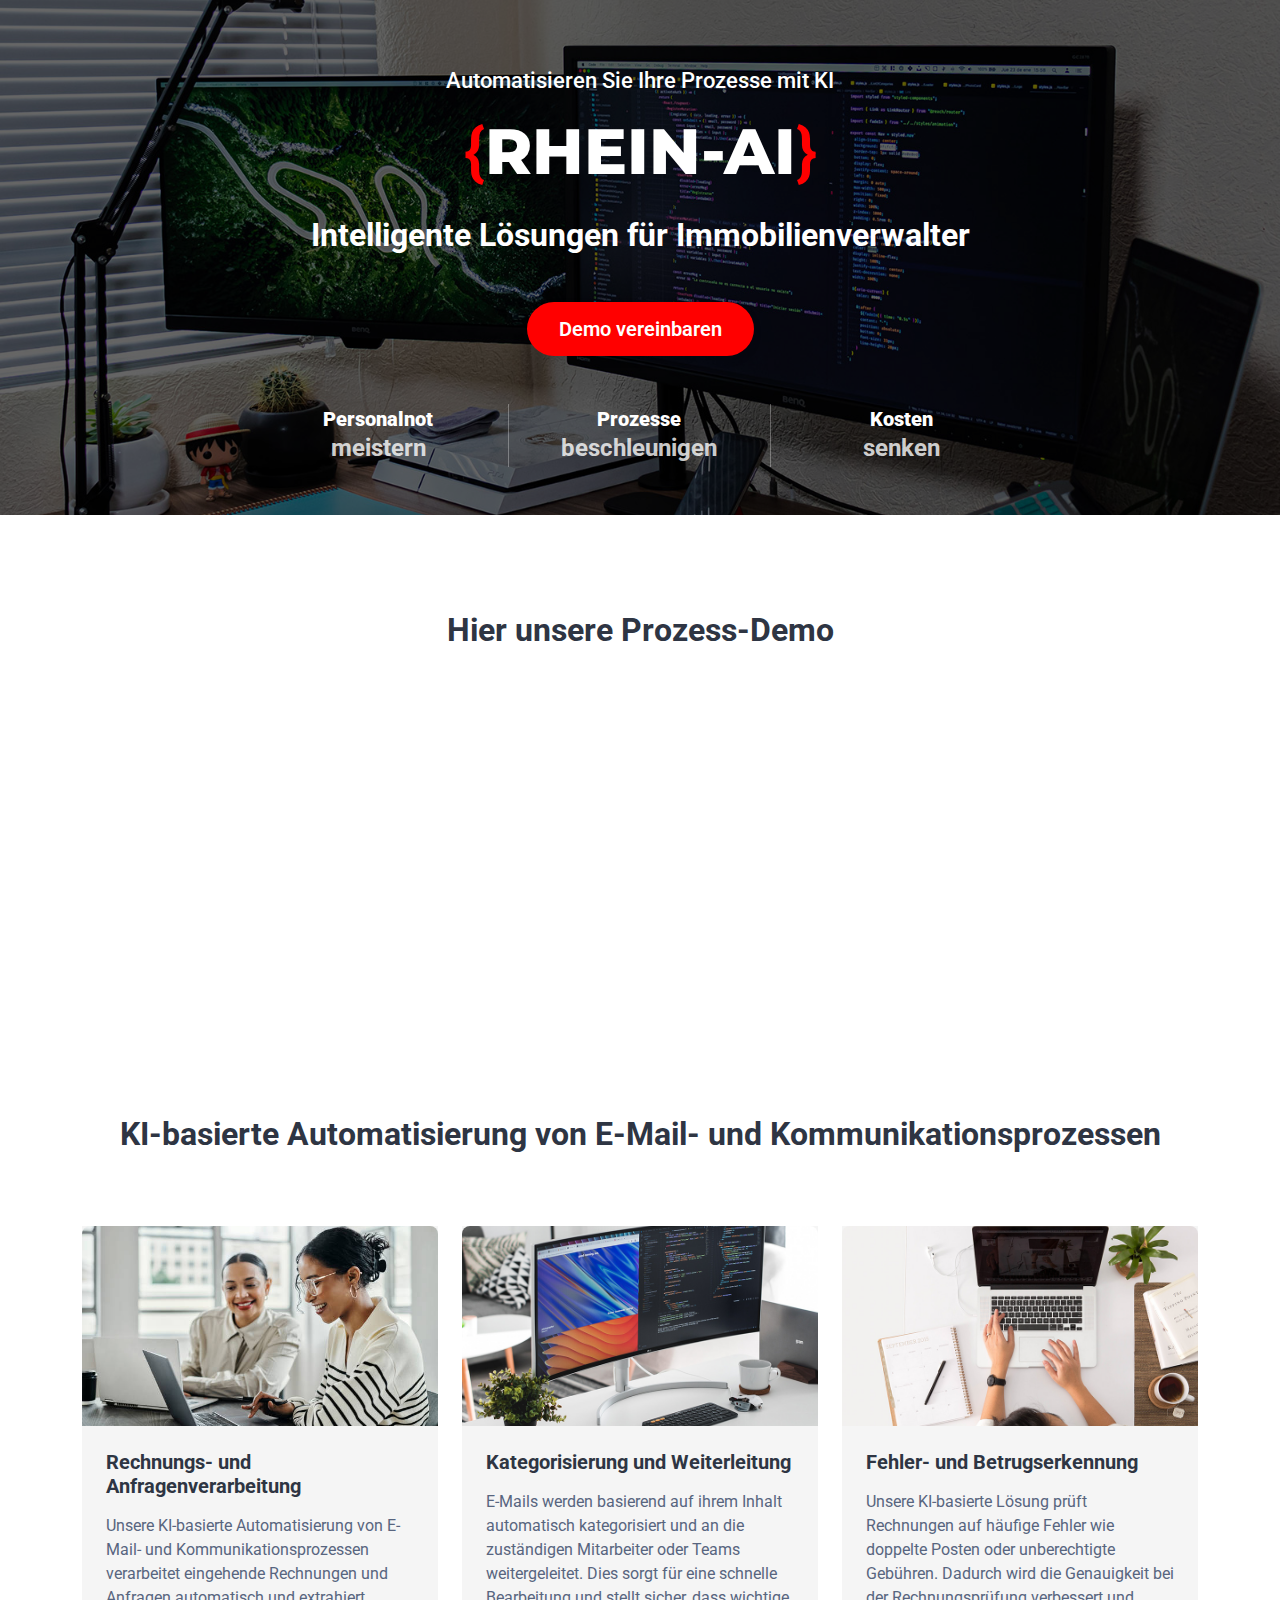
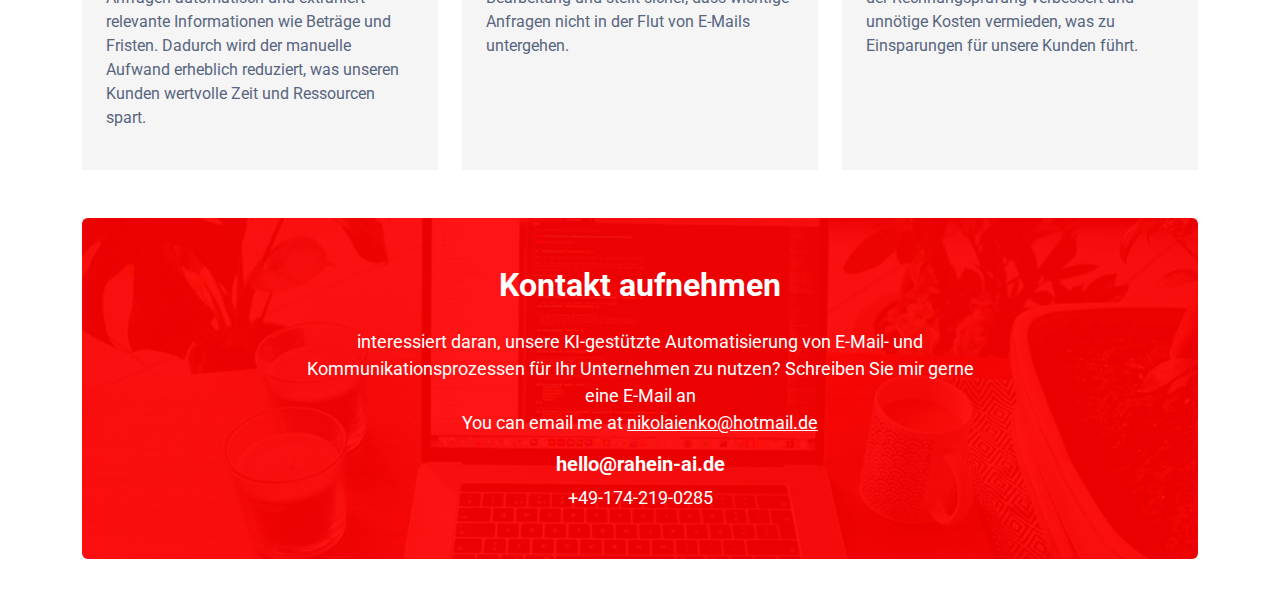
<file: index.html>
<!DOCTYPE html>
<html lang="en"> 
<head>
	<title>RHEIN-AI</title>
	
	<!-- Meta -->
	<meta charset="utf-8">
	<meta http-equiv="X-UA-Compatible" content="IE=edge">
	<meta name="viewport" content="width=device-width, initial-scale=1.0">
	<meta name="description" content="Bootstrap 4 Landing Page Template For Online Courses">
	<meta name="author" content="Xiaoying Riley at 3rd Wave Media">    
	<link rel="shortcut icon" href="favicon.ico">
	
	<!-- Google Font -->
	<link href="https://fonts.googleapis.com/css?family=Montserrat:800|Roboto:400,500,700&display=swap" rel="stylesheet">
	
	<!-- Custom ICON mange -->
	<!-- <link rel="icon" href="data:,"> -->
	<link rel="shortcut icon" href="favicon.ico"> 
	<!-- FontAwesome JS-->
	<script defer src="assets/fontawesome/js/all.min.js"></script>

	<!-- Theme CSS -->  
	<link id="theme-style" rel="stylesheet" href="assets/css/theme.css">


</head> 

<body>    

	<header class="header">
		<section class="hero-section">
			<div class="hero-mask">
			</div><!--//hero-mask-->
			<div class="container text-center py-5">
				<div class="single-col-max mx-auto">
					<div class="hero-heading-upper pt-3 mb-3">Automatisieren Sie Ihre Prozesse mit KI<br class="d-md-none"></div>
					<h1 class="hero-heading mb-5">
						<span class="brand mb-4 d-block"><span class="text-highlight">{</span><span class="name">RHEIN-AI</span><span class="text-highlight pl-2">}</span></span>
					    <span class="desc d-block">Intelligente Lösungen für Immobilienverwalter</span>
				    </h1>
					<div class="text-center mb-5">
						<a href="#section-contact" class="btn btn-primary btn-lg scrollto">Demo vereinbaren</a>
					</div>
					
					<div class="hero-summary">
						<div class="row">
							<div class="item col-4">
								<div class="summary-heading"></i>Personalnot</div>
								<h4 class="summary-desc mb-1"><span class="desc">meistern</span></h4>
								
							</div><!--//col-->
							<div class="item col-4">
								<div class="summary-heading"></i>Prozesse</div>
								<h4 class="summary-desc mb-1"><span class="desc">beschleunigen</span></h4>
								
							</div><!--//col-->
							<div class="item col-4">
								<div class="summary-heading"></i>Kosten</div>
								<h4 class="summary-desc mb-1">senken</h4>
								
							</div><!--//col-->
						</div><!--//row-->
					</div><!--//hero-summary-->
				</div><!--//single-col-max-->
			</div><!--//container-->
			
		</section><!--//hero-section-->
	</header><!--//header-->
	
	<div class="sections-wrapper">

        
        <div class="section-blocks mb-5">
	        
		    <div id="section-overview" class="section-overview section pt-md-4 pt-lg-5">
		        <div class="container py-5">
					<h3 class="section-title mb-4">Hier unsere Prozess-Demo</h3>
			        <div class="section-col-max mx-auto">
				        <div  style="display: none;">
						<!-- <h3 class="section-title mb-4">Was RHEIN-AI für Sie leisten kann</h3> -->
			            <p class="mb-4">Optimieren Sie Ihre Hausverwaltungsprozesse mit unserer automatisierten, KI-gestützten und individuell angepassten Lösungen zur:</p>
			            <div class="text-center mb-3">
				            <ul class="column-list list-unstyled mx-auto d-inline-block">
								<li><i class="theme-check-icon fas fa-check me-2"></i>E-Mail-Sortierung</li>
								<li><i class="theme-check-icon fas fa-check me-2"></i>Rechnungs-Allokation</li>
								<li><i class="theme-check-icon fas fa-check me-2"></i>Vollständigkeitsprüfung</li>
								<li><i class="theme-check-icon fas fa-check me-2"></i>Fehlererkennung</li>
								<li><i class="theme-check-icon fas fa-check me-2"></i>Betrugserkennung</li>
								<li><i class="theme-check-icon fas fa-check me-2"></i>Datenkonsistenz</li>
							</ul>
			            </div>
					</div><!--//text-center-->
			            <!-- <div class="text-center mb-5">
				            <a class="btn btn-primary scrollto" href="#section-pricing">Join Course Now</a>
			            </div> -->
			            <div class="video-container">
							<div class="ratio ratio-16x9">
								<iframe width="560" height="315" 
									src="https://www.youtube.com/embed/HtIIwjpKWmk" 
									title="YouTube video player" 
									frameborder="0" 
									allow="accelerometer; autoplay; clipboard-write; encrypted-media; gyroscope; picture-in-picture" 
									allowfullscreen>
								</iframe>
							</div>
						</div>
						
			            
			        </div><!--//section-col-max-->
		        </div><!--//container-->
		    </div><!--//section-overview-->
		    <h3 class="section-title mb-4">KI-basierte Automatisierung von E-Mail- und Kommunikationsprozessen</h3>
		    <div id="section-content" class="section-content section"  style="display: none;" >
		        <div class="container py-5">
			        <div class="section-col-max mx-auto">
			            <h3 class="section-title mb-5">What's Included</h3>
			            
			            <div class="data-summary justify-content-center text-center">
				            <div class="row mb-5">
					            <div class="item col-6 col-lg-3 mb-3 mb-lg-0">
						            <div class="data">10+</div>
						            <div class="meta">Modules</div>
					            </div><!--//item-->
					            <div class="item col-6 col-lg-3 mb-3 mb-lg-0">
						            <div class="data">80+</div>
						            <div class="meta">Videos</div>
					            </div><!--//item-->
					            <div class="item col-6 col-lg-3 mb-3 mb-lg-0">
						            <div class="data">40+</div>
						            <div class="meta">Resources</div>
					            </div><!--//item-->
					            <div class="item col-6 col-lg-3 mb-3 mb-lg-0">
						            <div class="data">72</div>
						            <div class="meta">Hours</div>
					            </div><!--//item-->
				            </div><!--//row-->
			            </div><!--//course-summary-->
			            
			            <h4 class="text-center mb-4">Course Modules</h4>
			            
						<div class="accordion module-accordion" id="module-accordion">
							<div class="module-item card">
							    <div class="module-header card-header" id="module-heading-1">
							        <h4 class="module-title mb-0">
								        <a class="card-toggle module-toggle" href="#module-1" data-bs-toggle="collapse" data-bs-target="#module-1" aria-expanded="true" aria-controls="module-1">
									        <i class="module-toggle-icon fas fa-minus me-2"></i>
								            Module 1 - Lorem Ipsum Dolor Sit Amet
								        </a>
							        </h4>
							    </div><!--//card-header-->
							
								<div id="module-1" class="module-content collapse show" aria-labelledby="module-heading-1" >
									<div class="card-body p-0">
										<div class="module-intro p-3">Module intro goes here. Lorem ipsum dolor sit amet, consectetur adipiscing elit. Pellentesque interdum elit non neque venenatis, ut mattis sapien lobortis. Integer eget turpis non ipsum convallis convallis vitae eu nunc.</div>
									    <div class="module-sub-item p-3">
										    <div class="row justify-content-between">
											    <div class="col-9"><span class="theme-text-secondary me-2">1.1</span><a class="video-play-trigger" href="#" data-bs-toggle="modal" data-bs-target="#modal-video">Module Intro Video</a><span class="badge bg-primary ms-2">Preview</span></div>
											    <div class="col-3 text-end extra-info">02:30</div>
										    </div>
									    </div><!--//module-sub-item-->
									    <div class="module-sub-item p-3">
										    <div class="row justify-content-between">
											    <div class="col-9"><span class="theme-text-secondary me-2">1.2</span>Module Lorem Ipsum</div>
											    <div class="col-3 text-end extra-info">15:20</div>
										    </div>
									    </div><!--//module-sub-item-->
									    <div class="module-sub-item p-3">
										    <div class="row justify-content-between">
											    <div class="col-9"><span class="theme-text-secondary me-2">1.3</span>Module Suscipit Arcu</div>
											    <div class="col-3 text-end extra-info">23:15</div>
										    </div>
									    </div><!--//module-sub-item-->
									    <div class="module-sub-item p-3">
										    <div class="row justify-content-between">
											    <div class="col-9"><span class="theme-text-secondary me-2">1.4</span>Module Suspendisse Porttitor</div>
											    <div class="col-3 text-end extra-info">07:50</div>
										    </div>
									    </div><!--//module-sub-item-->
									    <div class="module-sub-item p-3">
										    <div class="row justify-content-between">
											    <div class="col-9"><span class="theme-text-secondary me-2">1.5</span>Module Related Resources</div>
											    <div class="col-3 text-end extra-info"><span class="icon dripicons-download me-2"></span>Resources</div>
										    </div>
									    </div><!--//module-sub-item-->
									    
									</div><!--//card-body-->
								</div><!--//module-content-->
							</div><!--//module-item-->
							
							<div class="module-item card">
							    <div class="module-header card-header" id="module-heading-2">
							        <h4 class="module-title mb-0">
								        <a class="card-toggle module-toggle" href="#module-2" data-bs-toggle="collapse" data-bs-target="#module-2" aria-expanded="true" aria-controls="module-2">
									        <i class="module-toggle-icon fas fa-plus me-2"></i>
								            Module 2 - Lorem Ipsum Dolor Sit Amet
								        </a>
							        </h4>
							    </div><!--//card-header-->
							
								<div id="module-2" class="module-content collapse" aria-labelledby="module-heading-2" >
									<div class="card-body p-0">
									    <div class="module-sub-item p-3">
										    <div class="row justify-content-between">
											    <div class="col-9"><span class="theme-text-secondary me-2">2.1</span>Module Intro Video</div>
											    <div class="col-3 text-end extra-info">02:30</div>
										    </div>
									    </div><!--//module-sub-item-->
									    <div class="module-sub-item p-3">
										    <div class="row justify-content-between">
											    <div class="col-9"><span class="theme-text-secondary me-2">2.2</span>Module Lorem Ipsum</div>
											    <div class="col-3 text-end extra-info">15:20</div>
										    </div>
									    </div><!--//module-sub-item-->
									    <div class="module-sub-item p-3">
										    <div class="row justify-content-between">
											    <div class="col-9"><span class="theme-text-secondary me-2">2.3</span>Module Suscipit Arcu</div>
											    <div class="col-3 text-end extra-info">23:15</div>
										    </div>
									    </div><!--//module-sub-item-->
									    									    
									</div><!--//card-body-->
								</div><!--//module-content-->
							</div><!--//module-item-->
							
							<div class="module-item card">
							    <div class="module-header card-header" id="module-heading-3">
							        <h4 class="module-title mb-0">
								        <a class="card-toggle module-toggle" href="#module-3" data-bs-toggle="collapse" data-bs-target="#module-3" aria-expanded="true" aria-controls="module-3">
									        <i class="module-toggle-icon fas fa-plus me-2"></i>
								            Module 3 - Lorem ipsum dolor sit amet. 
								        </a>
							        </h4>
							    </div><!--//card-header-->
							
								<div id="module-3" class="module-content collapse" aria-labelledby="module-heading-3" >
									<div class="card-body p-0">
									    <div class="module-sub-item p-3">
										    <div class="row justify-content-between">
											    <div class="col-9"><span class="theme-text-secondary me-2">3.1</span>Module Intro Video</div>
											    <div class="col-3 text-end extra-info">02:30</div>
										    </div>
									    </div><!--//module-sub-item-->
									    <div class="module-sub-item p-3">
										    <div class="row justify-content-between">
											    <div class="col-9"><span class="theme-text-secondary me-2">3.2</span>Module Lorem Ipsum</div>
											    <div class="col-3 text-end extra-info">15:20</div>
										    </div>
									    </div><!--//module-sub-item-->
									    <div class="module-sub-item p-3">
										    <div class="row justify-content-between">
											    <div class="col-9"><span class="theme-text-secondary me-2">3.3</span>Module Suscipit Arcu</div>
											    <div class="col-3 text-end extra-info">23:15</div>
										    </div>
									    </div><!--//module-sub-item-->
								
									    
									</div><!--//card-body-->
								</div><!--//module-content-->
							</div><!--//module-item-->
							
							<div class="module-item card">
							    <div class="module-header card-header" id="module-heading-4">
							        <h4 class="module-title mb-0">
								        <a class="card-toggle module-toggle" href="#module-4" data-bs-toggle="collapse" data-bs-target="#module-4" aria-expanded="true" aria-controls="module-4">
									        <i class="module-toggle-icon fas fa-plus me-2"></i>
								            Module 4 - Lorem ipsum dolor sit amet. 
								        </a>
							        </h4>
							    </div><!--//card-header-->
							
								<div id="module-4" class="module-content collapse" aria-labelledby="module-heading-4" >
									<div class="card-body p-0">
									    <div class="module-sub-item p-3">
										    <div class="row justify-content-between">
											    <div class="col-9"><span class="theme-text-secondary me-2">4.1</span>Module Intro Video</div>
											    <div class="col-3 text-end extra-info">02:30</div>
										    </div>
									    </div><!--//module-sub-item-->
									    <div class="module-sub-item p-3">
										    <div class="row justify-content-between">
											    <div class="col-9"><span class="theme-text-secondary me-2">4.2</span>Module Lorem Ipsum</div>
											    <div class="col-3 text-end extra-info">15:20</div>
										    </div>
									    </div><!--//module-sub-item-->
									    <div class="module-sub-item p-3">
										    <div class="row justify-content-between">
											    <div class="col-9"><span class="theme-text-secondary me-2">4.3</span>Module Suscipit Arcu</div>
											    <div class="col-3 text-end extra-info">23:15</div>
										    </div>
									    </div><!--//module-sub-item-->
								
									    
									</div><!--//card-body-->
								</div><!--//module-content-->
							</div><!--//module-item-->
							
							<div class="module-item card">
							    <div class="module-header card-header" id="module-heading-5">
							        <h4 class="module-title mb-0">
								        <a class="card-toggle module-toggle" href="#module-5" data-bs-toggle="collapse" data-bs-target="#module-5" aria-expanded="true" aria-controls="module-5">
									        <i class="module-toggle-icon fas fa-plus me-2"></i>
								            Module 5 - Lorem ipsum dolor sit amet. 
								        </a>
							        </h4>
							    </div><!--//card-header-->
							
								<div id="module-5" class="module-content collapse" aria-labelledby="module-heading-5" >
									<div class="card-body p-0">
									    <div class="module-sub-item p-3">
										    <div class="row justify-content-between">
											    <div class="col-9"><span class="theme-text-secondary me-2">5.1</span>Module Intro Video</div>
											    <div class="col-3 text-end extra-info">02:30</div>
										    </div>
									    </div><!--//module-sub-item-->
									    <div class="module-sub-item p-3">
										    <div class="row justify-content-between">
										    <div class="col-9"><span class="theme-text-secondary me-2">5.2</span>Module Lorem Ipsum</div>
											    <div class="col-3 text-end extra-info">15:20</div>
										    </div>
									    </div><!--//module-sub-item-->
									    <div class="module-sub-item p-3">
										    <div class="row justify-content-between">
											    <div class="col-9"><span class="theme-text-secondary me-2">5.3</span>Module Suscipit Arcu</div>
											    <div class="col-3 text-end extra-info">23:15</div>
										    </div>
									    </div><!--//module-sub-item-->
								
									    
									</div><!--//card-body-->
								</div><!--//module-content-->
							</div><!--//module-item-->
							
							<div class="module-item card">
							    <div class="module-header card-header" id="module-heading-6">
							        <h4 class="module-title mb-0">
								        <a class="card-toggle module-toggle" href="#module-6" data-bs-toggle="collapse" data-bs-target="#module-6" aria-expanded="true" aria-controls="module-6">
									        <i class="module-toggle-icon fas fa-plus me-2"></i>
								            Module 6 - Lorem ipsum dolor sit amet. 
								        </a>
							        </h4>
							    </div><!--//card-header-->
							
								<div id="module-6" class="module-content collapse" aria-labelledby="module-heading-6" >
									<div class="card-body p-0">
									    <div class="module-sub-item p-3">
										    <div class="row justify-content-between">
											    <div class="col-9"><span class="theme-text-secondary me-2">6.1</span>Module Intro Video</div>
											    <div class="col-3 text-end extra-info">02:30</div>
										    </div>
									    </div><!--//module-sub-item-->
									    <div class="module-sub-item p-3">
										    <div class="row justify-content-between">
										    <div class="col-9"><span class="theme-text-secondary me-2">6.2</span>Module Lorem Ipsum</div>
											    <div class="col-3 text-end extra-info">15:20</div>
										    </div>
									    </div><!--//module-sub-item-->
									    <div class="module-sub-item p-3">
										    <div class="row justify-content-between">
											    <div class="col-9"><span class="theme-text-secondary me-2">6.3</span>Module Suscipit Arcu</div>
											    <div class="col-3 text-end extra-info">23:15</div>
										    </div>
									    </div><!--//module-sub-item-->
								
									    
									</div><!--//card-body-->
								</div><!--//module-content-->
							</div><!--//module-item-->
							
							<div class="module-item card">
							    <div class="module-header card-header" id="module-heading-7">
							        <h4 class="module-title mb-0">
								        <a class="card-toggle module-toggle" href="#module-7" data-bs-toggle="collapse" data-bs-target="#module-7" aria-expanded="true" aria-controls="module-6">
									        <i class="module-toggle-icon fas fa-plus me-2"></i>
								            Module 7 - Lorem ipsum dolor sit amet. 
								        </a>
							        </h4>
							    </div><!--//card-header-->
							
								<div id="module-7" class="module-content collapse" aria-labelledby="module-heading-7" >
									<div class="card-body p-0">
									    <div class="module-sub-item p-3">
										    <div class="row justify-content-between">
											    <div class="col-9"><span class="theme-text-secondary me-2">7.1</span>Module Intro Video</div>
											    <div class="col-3 text-end extra-info">02:30</div>
										    </div>
									    </div><!--//module-sub-item-->
									    <div class="module-sub-item p-3">
										    <div class="row justify-content-between">
										    <div class="col-9"><span class="theme-text-secondary me-2">7.2</span>Module Lorem Ipsum</div>
											    <div class="col-3 text-end extra-info">15:20</div>
										    </div>
									    </div><!--//module-sub-item-->
									    <div class="module-sub-item p-3">
										    <div class="row justify-content-between">
											    <div class="col-9"><span class="theme-text-secondary me-2">7.3</span>Module Suscipit Arcu</div>
											    <div class="col-3 text-end extra-info">23:15</div>
										    </div>
									    </div><!--//module-sub-item-->
									</div><!--//card-body-->
								</div><!--//module-content-->
							</div><!--//module-item-->
							
							<div class="module-item card">
							    <div class="module-header card-header" id="module-heading-8">
							        <h4 class="module-title mb-0">
								        <a class="card-toggle module-toggle" href="#module-8" data-bs-toggle="collapse" data-bs-target="#module-8" aria-expanded="true" aria-controls="module-6">
									        <i class="module-toggle-icon fas fa-plus me-2"></i>
								            Module 8 - Lorem ipsum dolor sit amet. 
								        </a>
							        </h4>
							    </div><!--//card-header-->
							
								<div id="module-8" class="module-content collapse" aria-labelledby="module-heading-8" >
									<div class="card-body p-0">
									    <div class="module-sub-item p-3">
										    <div class="row justify-content-between">
											    <div class="col-9"><span class="theme-text-secondary me-2">8.1</span>Module Intro Video</div>
											    <div class="col-3 text-end extra-info">02:30</div>
										    </div>
									    </div><!--//module-sub-item-->
									    <div class="module-sub-item p-3">
										    <div class="row justify-content-between">
										    <div class="col-9"><span class="theme-text-secondary me-2">8.2</span>Module Lorem Ipsum</div>
											    <div class="col-3 text-end extra-info">15:20</div>
										    </div>
									    </div><!--//module-sub-item-->
									    <div class="module-sub-item p-3">
										    <div class="row justify-content-between">
											    <div class="col-9"><span class="theme-text-secondary me-2">8.3</span>Module Suscipit Arcu</div>
											    <div class="col-3 text-end extra-info">23:15</div>
										    </div>
									    </div><!--//module-sub-item-->
								
									    
									</div><!--//card-body-->
								</div><!--//module-content-->
							</div><!--//module-item-->
							
							<div class="module-item card">
							    <div class="module-header card-header" id="module-heading-9">
							        <h4 class="module-title mb-0">
								        <a class="card-toggle module-toggle" href="#module-9" data-bs-toggle="collapse" data-bs-target="#module-9" aria-expanded="true" aria-controls="module-6">
									        <i class="module-toggle-icon fas fa-plus me-2"></i>
								            Module 9 - Lorem ipsum dolor sit amet. 
								        </a>
							        </h4>
							    </div><!--//card-header-->
							
								<div id="module-9" class="module-content collapse" aria-labelledby="module-heading-9" >
									<div class="card-body p-0">
									    <div class="module-sub-item p-3">
										    <div class="row justify-content-between">
											    <div class="col-9"><span class="theme-text-secondary me-2">9.1</span>Module Intro Video</div>
											    <div class="col-3 text-end extra-info">02:30</div>
										    </div>
									    </div><!--//module-sub-item-->
									    <div class="module-sub-item p-3">
										    <div class="row justify-content-between">
										    <div class="col-9"><span class="theme-text-secondary me-2">9.2</span>Module Lorem Ipsum</div>
											    <div class="col-3 text-end extra-info">15:20</div>
										    </div>
									    </div><!--//module-sub-item-->
									    <div class="module-sub-item p-3">
										    <div class="row justify-content-between">
											    <div class="col-9"><span class="theme-text-secondary me-2">9.3</span>Module Suscipit Arcu</div>
											    <div class="col-3 text-end extra-info">23:15</div>
										    </div>
									    </div><!--//module-sub-item-->
								
									    
									</div><!--//card-body-->
								</div><!--//module-content-->
							</div><!--//module-item-->
							
							<div class="module-item card">
							    <div class="module-header card-header" id="module-heading-10">
							        <h4 class="module-title mb-0">
								        <a class="card-toggle module-toggle" href="#module-10" data-bs-toggle="collapse" data-bs-target="#module-10" aria-expanded="true" aria-controls="module-6">
									        <i class="module-toggle-icon fas fa-plus me-2"></i>
								            Module 10 - Lorem ipsum dolor sit amet. 
								        </a>
							        </h4>
							    </div><!--//card-header-->
							
								<div id="module-10" class="module-content collapse" aria-labelledby="module-heading-10" >
									<div class="card-body p-0">
									    <div class="module-sub-item p-3">
										    <div class="row justify-content-between">
											    <div class="col-9"><span class="theme-text-secondary me-2">10.1</span>Module Intro Video</div>
											    <div class="col-3 text-end extra-info">02:30</div>
										    </div>
									    </div><!--//module-sub-item-->
									    <div class="module-sub-item p-3">
										    <div class="row justify-content-between">
										    <div class="col-9"><span class="theme-text-secondary me-2">10.2</span>Module Lorem Ipsum</div>
											    <div class="col-3 text-end extra-info">15:20</div>
										    </div>
									    </div><!--//module-sub-item-->
									    <div class="module-sub-item p-3">
										    <div class="row justify-content-between">
											    <div class="col-9"><span class="theme-text-secondary me-2">10.3</span>Module Suscipit Arcu</div>
											    <div class="col-3 text-end extra-info">23:15</div>
										    </div>
									    </div><!--//module-sub-item-->
								
									    
									</div><!--//card-body-->
								</div><!--//module-content-->
							</div><!--//module-item-->
							
						</div><!--//module-accordion-->
						
						<div class="text-center mt-5">
				            <a class="btn btn-primary scrollto" href="#section-pricing">Enrol Now</a>
			            </div>
			            
			            
			        </div>	            
		        </div><!--//container-->
		    </div><!--//section-content-->
		    
		    <div id="section-requirements" class="section-requirements section"  style="display: none;" >
		        <div class="container py-5">
			        <div class="section-col-max mx-auto">
				        <h3 class="section-title mb-4">Who Is This Course For</h3>
			            <p class="mb-4">This course is designed for developers lorem ipsum consectetuer adipiscing elit. Aenean commodo ligula eget dolor. Lorem ipsum dolor sit amet, consectetuer adipiscing elit. </p>
			            
			             <div class="lead-form-wrapper single-col-max mx-auto theme-bg-light rounded p-5">
						    <h4 class="form-heading text-center mb-3">Get Free Course Previews</h4>
						    <div class="form-intro text-center mb-3">Sign up to get instant access to the course previews.</div>
						    <div class="form-wrapper">
							    <form class="lead-form">
									<div class="form-group mb-3">
										<label for="email" class="sr-only">Email</label>
										<input type="email" class="form-control " id="email" placeholder="Your Email">
									</div>
									<button type="submit" class="btn btn-ghost btn-submit w-100">Sign Up Now</button>
								</form>
						    </div><!--//form-wrapper-->
					    </div><!--//lead-form-wrapper-->
			            
			        </div>
		        </div><!--//container-->
		    </div><!--//section-requirements-->
		    
		    <div id="section-tutor" class="section-tutor section pb-5"  style="display: none;" >			    
		        <div class="container">
			        <div class="container-inner p-5 position-relative theme-bg-primary rounded">
				        <div class="section-bg-container"></div>
				        <div class="row over-section-bg">
					        <div class="col-12 col-lg-3">
						        <div class="tutor-img-holder mb-5 mb-lg-0 text-center">
							        <img class="tutor-profile img-fluid rounded" src="assets/images/tutor.jpg" alt="">
						        </div><!--//tutor-img-holder-->
					        </div><!--//col-->
					        <div class="col-12 col-lg-9">
						        <div class="pl-lg-4">
							        <h3 class="section-title mb-4 text-white text-lg-start">Meet The Tutor</h3>
							        <p>Lorem ipsum dolor sit amet, consectetur adipiscing elit. Vivamus at hendrerit augue, eu pellentesque dolor. Praesent vel congue velit. Fusce lorem nisl, condimentum in pulvinar et, laoreet vel felis. Duis tincidunt ex sed risus posuere, quis venenatis quam tincidunt. Quisque arcu lacus, mollis volutpat turpis sit amet, interdum eleifend sem.</p>
						            <p>Vestibulum ante ipsum primis in faucibus orci luctus et ultrices posuere cubilia Curae; Etiam auctor leo at mi dignissim, tempor porttitor leo vehicula.</p>	
						            <div class="text-center text-lg-start">
							            <ul class="social-list list-unstyled mt-4 mb-0 mx-auto mx-lg-0">
											<li class="list-inline-item"><a href="#"><i class="fa-brands fa-github fa-fw"></i></a></li> 
											<li class="list-inline-item"><a href="#"><i class="fa-brands fa-x-twitter fa-fw"></i></a></li>
											<li class="list-inline-item"><a href="#"><i class="fa fa-globe fa-fw"></i></a></li>
											<li class="list-inline-item"><a href="#"><i class="fa fa-blog fa-fw"></i></a></li>
										</ul><!--//social-list-->	
						            </div>				        
			                    </div>
					        </div><!--//col-->
				        </div><!--//row-->
			        </div><!--//container-inner-->
		        </div><!--//container-->
		    </div><!--//section-tutor-->
		    
		    <div id="section-reviews" class="section-reviews py-5"  style="display: none;" >
		        <div class="container">
			        <h3 class="section-title mb-5">Course Reviews</h3>
			        <div class="row">
				        <div class="col-12 col-md-6 col-lg-4 mb-4">
					        <div class="review-item rounded p-5">
								<blockquote class="quote mb-4">
									<div class="quote-icon-holder">
										<svg class="quote-icon-svg" width="20px" height="16px" viewBox="0 0 20 16" version="1.1" xmlns="http://www.w3.org/2000/svg" xmlns:xlink="http://www.w3.org/1999/xlink">
											<g  stroke="none" stroke-width="1" fill="none" fill-rule="evenodd">
											    <path class="quote-icon-path" d="M19.2093023,0 L19.2093023,1.17365269 C17.5968912,1.78044216 16.3333379,2.73452443 15.4186047,4.03592814 C14.5038714,5.33733186 14.0465116,6.69061174 14.0465116,8.09580838 C14.0465116,8.39920311 14.0930228,8.62275377 14.1860465,8.76646707 C14.2480623,8.86227593 14.3178291,8.91017964 14.3953488,8.91017964 C14.4728686,8.91017964 14.5891465,8.85429198 14.744186,8.74251497 C15.2403126,8.37524766 15.8682133,8.19161677 16.627907,8.19161677 C17.5116323,8.19161677 18.2945702,8.56287054 18.9767442,9.30538922 C19.6589181,10.0479079 20,10.9301346 20,11.9520958 C20,13.0219614 19.608531,13.9640678 18.8255814,14.7784431 C18.0426317,15.5928184 17.0930288,16 15.9767442,16 C14.6744121,16 13.5503923,15.4491073 12.6046512,14.3473054 C11.65891,13.2455035 11.1860465,11.7684723 11.1860465,9.91616766 C11.1860465,7.76046826 11.8294509,5.82835186 13.1162791,4.11976048 C14.4031072,2.4111691 16.4340947,1.03792934 19.2093023,0 Z M8.02325581,0 L8.02325581,1.17365269 C6.41084465,1.78044216 5.1472914,2.73452443 4.23255814,4.03592814 C3.31782488,5.33733186 2.86046512,6.69061174 2.86046512,8.09580838 C2.86046512,8.39920311 2.90697628,8.62275377 3,8.76646707 C3.06201581,8.86227593 3.13178256,8.91017964 3.20930233,8.91017964 C3.28682209,8.91017964 3.4031,8.85429198 3.55813953,8.74251497 C4.05426605,8.37524766 4.68216674,8.19161677 5.44186047,8.19161677 C6.32558581,8.19161677 7.10852372,8.56287054 7.79069767,9.30538922 C8.47287163,10.0479079 8.81395349,10.9301346 8.81395349,11.9520958 C8.81395349,13.0219614 8.42248453,13.9640678 7.63953488,14.7784431 C6.85658523,15.5928184 5.90698233,16 4.79069767,16 C3.48836558,16 2.36434581,15.4491073 1.41860465,14.3473054 C0.472863488,13.2455035 0,11.7684723 0,9.91616766 C0,7.76046826 0.643404419,5.82835186 1.93023256,4.11976048 C3.2170607,2.4111691 5.24804814,1.03792934 8.02325581,0 Z" ></path>
											</g>
										</svg><!--//quote-icon-->
									</div>
									<p>Great course lorem ipsum dolor sit amet, consectetur adipiscing elit. Vivamus condimentum mi sed tortor lobortis, nec feugiat nisi venenatis.</p>
								</blockquote><!--//quote-->
								<div class="source">
									<div class="row align-items-center">
										<div class="col-3 col-lg-4">
											<div class="profile"><img class="profile-image img-fluid" src="assets/images/users/user-1.jpg" alt=""></div>
										</div><!--col-12-->
										<div class="col-9 col-lg-8">
											<div class="name font-weight-bold">Adam Doe</div>
											<div class="meta">New York</div>
										</div><!--//col-12-->
									</div><!--//row-->
								</div><!--//source-->
							</div><!--//item-->
				        </div><!--//col-->
				        <div class="col-12 col-md-6 col-lg-4 mb-4">
					        <div class="review-item rounded p-5">
								<blockquote class="quote mb-4">
									<div class="quote-icon-holder">
										<svg class="quote-icon-svg" width="20px" height="16px" viewBox="0 0 20 16" version="1.1" xmlns="http://www.w3.org/2000/svg" xmlns:xlink="http://www.w3.org/1999/xlink">
											<g  stroke="none" stroke-width="1" fill="none" fill-rule="evenodd">
											    <path class="quote-icon-path" d="M19.2093023,0 L19.2093023,1.17365269 C17.5968912,1.78044216 16.3333379,2.73452443 15.4186047,4.03592814 C14.5038714,5.33733186 14.0465116,6.69061174 14.0465116,8.09580838 C14.0465116,8.39920311 14.0930228,8.62275377 14.1860465,8.76646707 C14.2480623,8.86227593 14.3178291,8.91017964 14.3953488,8.91017964 C14.4728686,8.91017964 14.5891465,8.85429198 14.744186,8.74251497 C15.2403126,8.37524766 15.8682133,8.19161677 16.627907,8.19161677 C17.5116323,8.19161677 18.2945702,8.56287054 18.9767442,9.30538922 C19.6589181,10.0479079 20,10.9301346 20,11.9520958 C20,13.0219614 19.608531,13.9640678 18.8255814,14.7784431 C18.0426317,15.5928184 17.0930288,16 15.9767442,16 C14.6744121,16 13.5503923,15.4491073 12.6046512,14.3473054 C11.65891,13.2455035 11.1860465,11.7684723 11.1860465,9.91616766 C11.1860465,7.76046826 11.8294509,5.82835186 13.1162791,4.11976048 C14.4031072,2.4111691 16.4340947,1.03792934 19.2093023,0 Z M8.02325581,0 L8.02325581,1.17365269 C6.41084465,1.78044216 5.1472914,2.73452443 4.23255814,4.03592814 C3.31782488,5.33733186 2.86046512,6.69061174 2.86046512,8.09580838 C2.86046512,8.39920311 2.90697628,8.62275377 3,8.76646707 C3.06201581,8.86227593 3.13178256,8.91017964 3.20930233,8.91017964 C3.28682209,8.91017964 3.4031,8.85429198 3.55813953,8.74251497 C4.05426605,8.37524766 4.68216674,8.19161677 5.44186047,8.19161677 C6.32558581,8.19161677 7.10852372,8.56287054 7.79069767,9.30538922 C8.47287163,10.0479079 8.81395349,10.9301346 8.81395349,11.9520958 C8.81395349,13.0219614 8.42248453,13.9640678 7.63953488,14.7784431 C6.85658523,15.5928184 5.90698233,16 4.79069767,16 C3.48836558,16 2.36434581,15.4491073 1.41860465,14.3473054 C0.472863488,13.2455035 0,11.7684723 0,9.91616766 C0,7.76046826 0.643404419,5.82835186 1.93023256,4.11976048 C3.2170607,2.4111691 5.24804814,1.03792934 8.02325581,0 Z" ></path>
											</g>
										</svg><!--//quote-icon-->
									</div>
									<p>Highly recommend lorem ipsum dolor sit amet, consectetur adipiscing elit. Morbi porttitor id velit in ullamcorper nam eu elit nec nunc. </p>
								</blockquote><!--//quote-->
								<div class="source">
									<div class="row align-items-center">
										<div class="col-3 col-lg-4">
											<div class="profile"><img class="profile-image img-fluid" src="assets/images/users/user-2.jpg" alt=""></div>
										</div><!--col-12-->
										<div class="col-9 col-lg-8">
											<div class="name font-weight-bold">Sarah Doe</div>
											<div class="meta">London</div>
										</div><!--//col-12-->
									</div><!--//row-->
								</div><!--//source-->
							</div><!--//item-->
				        </div><!--//col-->
				        <div class="col-12 col-md-6 col-lg-4 mb-4">
					        <div class="review-item rounded p-5">
								<blockquote class="quote mb-4">
									<div class="quote-icon-holder">
										<svg class="quote-icon-svg" width="20px" height="16px" viewBox="0 0 20 16" version="1.1" xmlns="http://www.w3.org/2000/svg" xmlns:xlink="http://www.w3.org/1999/xlink">
											<g  stroke="none" stroke-width="1" fill="none" fill-rule="evenodd">
											    <path class="quote-icon-path" d="M19.2093023,0 L19.2093023,1.17365269 C17.5968912,1.78044216 16.3333379,2.73452443 15.4186047,4.03592814 C14.5038714,5.33733186 14.0465116,6.69061174 14.0465116,8.09580838 C14.0465116,8.39920311 14.0930228,8.62275377 14.1860465,8.76646707 C14.2480623,8.86227593 14.3178291,8.91017964 14.3953488,8.91017964 C14.4728686,8.91017964 14.5891465,8.85429198 14.744186,8.74251497 C15.2403126,8.37524766 15.8682133,8.19161677 16.627907,8.19161677 C17.5116323,8.19161677 18.2945702,8.56287054 18.9767442,9.30538922 C19.6589181,10.0479079 20,10.9301346 20,11.9520958 C20,13.0219614 19.608531,13.9640678 18.8255814,14.7784431 C18.0426317,15.5928184 17.0930288,16 15.9767442,16 C14.6744121,16 13.5503923,15.4491073 12.6046512,14.3473054 C11.65891,13.2455035 11.1860465,11.7684723 11.1860465,9.91616766 C11.1860465,7.76046826 11.8294509,5.82835186 13.1162791,4.11976048 C14.4031072,2.4111691 16.4340947,1.03792934 19.2093023,0 Z M8.02325581,0 L8.02325581,1.17365269 C6.41084465,1.78044216 5.1472914,2.73452443 4.23255814,4.03592814 C3.31782488,5.33733186 2.86046512,6.69061174 2.86046512,8.09580838 C2.86046512,8.39920311 2.90697628,8.62275377 3,8.76646707 C3.06201581,8.86227593 3.13178256,8.91017964 3.20930233,8.91017964 C3.28682209,8.91017964 3.4031,8.85429198 3.55813953,8.74251497 C4.05426605,8.37524766 4.68216674,8.19161677 5.44186047,8.19161677 C6.32558581,8.19161677 7.10852372,8.56287054 7.79069767,9.30538922 C8.47287163,10.0479079 8.81395349,10.9301346 8.81395349,11.9520958 C8.81395349,13.0219614 8.42248453,13.9640678 7.63953488,14.7784431 C6.85658523,15.5928184 5.90698233,16 4.79069767,16 C3.48836558,16 2.36434581,15.4491073 1.41860465,14.3473054 C0.472863488,13.2455035 0,11.7684723 0,9.91616766 C0,7.76046826 0.643404419,5.82835186 1.93023256,4.11976048 C3.2170607,2.4111691 5.24804814,1.03792934 8.02325581,0 Z" ></path>
											</g>
										</svg><!--//quote-icon-->
									</div>
									<p>I've learnt so much lorem ipsum dolor sit amet, consectetur adipiscing elit. Phasellus quam magna, vulputate at sem id, gravida laoreet risus.</p>
								</blockquote><!--//quote-->
								<div class="source">
									<div class="row align-items-center">
										<div class="col-3 col-lg-4">
											<div class="profile"><img class="profile-image img-fluid" src="assets/images/users/user-3.jpg" alt=""></div>
										</div><!--col-12-->
										<div class="col-9 col-lg-8">
											<div class="name font-weight-bold">Luke Doe</div>
											<div class="meta">Paris</div>
										</div><!--//col-12-->
									</div><!--//row-->
								</div><!--//source-->
							</div><!--//item-->
				        </div><!--//col-->
				        <div class="col-12 col-md-6 col-lg-4 mb-4">
					        <div class="review-item rounded p-5">
								<blockquote class="quote mb-4">
									<div class="quote-icon-holder">
										<svg class="quote-icon-svg" width="20px" height="16px" viewBox="0 0 20 16" version="1.1" xmlns="http://www.w3.org/2000/svg" xmlns:xlink="http://www.w3.org/1999/xlink">
											<g  stroke="none" stroke-width="1" fill="none" fill-rule="evenodd">
											    <path class="quote-icon-path" d="M19.2093023,0 L19.2093023,1.17365269 C17.5968912,1.78044216 16.3333379,2.73452443 15.4186047,4.03592814 C14.5038714,5.33733186 14.0465116,6.69061174 14.0465116,8.09580838 C14.0465116,8.39920311 14.0930228,8.62275377 14.1860465,8.76646707 C14.2480623,8.86227593 14.3178291,8.91017964 14.3953488,8.91017964 C14.4728686,8.91017964 14.5891465,8.85429198 14.744186,8.74251497 C15.2403126,8.37524766 15.8682133,8.19161677 16.627907,8.19161677 C17.5116323,8.19161677 18.2945702,8.56287054 18.9767442,9.30538922 C19.6589181,10.0479079 20,10.9301346 20,11.9520958 C20,13.0219614 19.608531,13.9640678 18.8255814,14.7784431 C18.0426317,15.5928184 17.0930288,16 15.9767442,16 C14.6744121,16 13.5503923,15.4491073 12.6046512,14.3473054 C11.65891,13.2455035 11.1860465,11.7684723 11.1860465,9.91616766 C11.1860465,7.76046826 11.8294509,5.82835186 13.1162791,4.11976048 C14.4031072,2.4111691 16.4340947,1.03792934 19.2093023,0 Z M8.02325581,0 L8.02325581,1.17365269 C6.41084465,1.78044216 5.1472914,2.73452443 4.23255814,4.03592814 C3.31782488,5.33733186 2.86046512,6.69061174 2.86046512,8.09580838 C2.86046512,8.39920311 2.90697628,8.62275377 3,8.76646707 C3.06201581,8.86227593 3.13178256,8.91017964 3.20930233,8.91017964 C3.28682209,8.91017964 3.4031,8.85429198 3.55813953,8.74251497 C4.05426605,8.37524766 4.68216674,8.19161677 5.44186047,8.19161677 C6.32558581,8.19161677 7.10852372,8.56287054 7.79069767,9.30538922 C8.47287163,10.0479079 8.81395349,10.9301346 8.81395349,11.9520958 C8.81395349,13.0219614 8.42248453,13.9640678 7.63953488,14.7784431 C6.85658523,15.5928184 5.90698233,16 4.79069767,16 C3.48836558,16 2.36434581,15.4491073 1.41860465,14.3473054 C0.472863488,13.2455035 0,11.7684723 0,9.91616766 C0,7.76046826 0.643404419,5.82835186 1.93023256,4.11976048 C3.2170607,2.4111691 5.24804814,1.03792934 8.02325581,0 Z" ></path>
											</g>
										</svg><!--//quote-icon-->
									</div>
									<p>Great course lorem ipsum dolor sit amet, consectetur adipiscing elit. Vivamus condimentum mi sed tortor lobortis, nec feugiat nisi venenatis.</p>
								</blockquote><!--//quote-->
								<div class="source">
									<div class="row align-items-center">
										<div class="col-3 col-lg-4">
											<div class="profile"><img class="profile-image img-fluid" src="assets/images/users/user-4.jpg" alt=""></div>
										</div><!--col-12-->
										<div class="col-9 col-lg-8">
											<div class="name font-weight-bold">Leo Doe</div>
											<div class="meta">San Francisco</div>
										</div><!--//col-12-->
									</div><!--//row-->
								</div><!--//source-->
							</div><!--//item-->
				        </div><!--//col-->
				        <div class="col-12 col-md-6 col-lg-4 mb-4 align-items-center order-1 order-lg-0">
					        <div class="review-item item-promo rounded p-5">
						        <h4 class="item-promo-heading mb-3">Join Over 20,000 Others Worldwide!</h4>
						        <div class="item-promo-desc mb-3">Don’t just take our word for it. Look at what our learners are saying…</div>
						        <a class="btn btn-ghost scrollto" href="#section-pricing">Join Now</a>
					        </div>
				        </div><!--//col-->
				        <div class="col-12 col-md-6 col-lg-4 mb-4">
					        <div class="review-item rounded p-5">
								<blockquote class="quote mb-4">
									<div class="quote-icon-holder">
										<svg class="quote-icon-svg" width="20px" height="16px" viewBox="0 0 20 16" version="1.1" xmlns="http://www.w3.org/2000/svg" xmlns:xlink="http://www.w3.org/1999/xlink">
											<g  stroke="none" stroke-width="1" fill="none" fill-rule="evenodd">
											    <path class="quote-icon-path" d="M19.2093023,0 L19.2093023,1.17365269 C17.5968912,1.78044216 16.3333379,2.73452443 15.4186047,4.03592814 C14.5038714,5.33733186 14.0465116,6.69061174 14.0465116,8.09580838 C14.0465116,8.39920311 14.0930228,8.62275377 14.1860465,8.76646707 C14.2480623,8.86227593 14.3178291,8.91017964 14.3953488,8.91017964 C14.4728686,8.91017964 14.5891465,8.85429198 14.744186,8.74251497 C15.2403126,8.37524766 15.8682133,8.19161677 16.627907,8.19161677 C17.5116323,8.19161677 18.2945702,8.56287054 18.9767442,9.30538922 C19.6589181,10.0479079 20,10.9301346 20,11.9520958 C20,13.0219614 19.608531,13.9640678 18.8255814,14.7784431 C18.0426317,15.5928184 17.0930288,16 15.9767442,16 C14.6744121,16 13.5503923,15.4491073 12.6046512,14.3473054 C11.65891,13.2455035 11.1860465,11.7684723 11.1860465,9.91616766 C11.1860465,7.76046826 11.8294509,5.82835186 13.1162791,4.11976048 C14.4031072,2.4111691 16.4340947,1.03792934 19.2093023,0 Z M8.02325581,0 L8.02325581,1.17365269 C6.41084465,1.78044216 5.1472914,2.73452443 4.23255814,4.03592814 C3.31782488,5.33733186 2.86046512,6.69061174 2.86046512,8.09580838 C2.86046512,8.39920311 2.90697628,8.62275377 3,8.76646707 C3.06201581,8.86227593 3.13178256,8.91017964 3.20930233,8.91017964 C3.28682209,8.91017964 3.4031,8.85429198 3.55813953,8.74251497 C4.05426605,8.37524766 4.68216674,8.19161677 5.44186047,8.19161677 C6.32558581,8.19161677 7.10852372,8.56287054 7.79069767,9.30538922 C8.47287163,10.0479079 8.81395349,10.9301346 8.81395349,11.9520958 C8.81395349,13.0219614 8.42248453,13.9640678 7.63953488,14.7784431 C6.85658523,15.5928184 5.90698233,16 4.79069767,16 C3.48836558,16 2.36434581,15.4491073 1.41860465,14.3473054 C0.472863488,13.2455035 0,11.7684723 0,9.91616766 C0,7.76046826 0.643404419,5.82835186 1.93023256,4.11976048 C3.2170607,2.4111691 5.24804814,1.03792934 8.02325581,0 Z" ></path>
											</g>
										</svg><!--//quote-icon-->
									</div>
									<p>I've learnt so much lorem ipsum dolor sit amet, consectetur adipiscing elit. Phasellus quam magna, vulputate at sem id, gravida laoreet risus.</p>
								</blockquote><!--//quote-->
								<div class="source">
									<div class="row align-items-center">
										<div class="col-3 col-lg-4">
											<div class="profile"><img class="profile-image img-fluid" src="assets/images/users/user-5.jpg" alt=""></div>
										</div><!--col-12-->
										<div class="col-9 col-lg-8">
											<div class="name font-weight-bold">Alice Doe</div>
											<div class="meta">Australia</div>
										</div><!--//col-12-->
									</div><!--//row-->
								</div><!--//source-->
							</div><!--//item-->
				        </div><!--//col-->
				        
			        </div><!--//row-->
		        </div><!--//container-->
	        </div><!--//section-reviews-->

	        <div id="section-pricing" class="section-pricing py-5"  style="display: none;" >
		        <div class="container">
			        <div class="single-col-max mx-auto">
			        <h3 class="text-center mb-5">Join This Course</h3>
		            <div class="pricing-plan">
			            <div class="row">
				            <div class="col-12 col-lg-6 mb-4 mb-lg-0">
					            <div class="plan-item rounded">
						            <div class="plan-header">
							            <h4 class="plan-heading rounded-top p-3  theme-bg-primary">Free</h4>
						            </div><!--//plan-header-->
						            
						            <div class="plan-details p-4">
							            <div class="plan-desc text-center mb-4">
								            <div class="plan-price">$0</div>
								            <div class="plan-price-desc">Limited Access</div>
							            </div>
							            <div class="plan-content px-3">
							                <div class="plan-content-intro">Join free and you'll get:</div>
								            <ul class="plan-content-list list-unstyled">
									            <li><i class="theme-check-icon fas fa-check me-2"></i>Access to basic level videos</li>
									            <li><i class="theme-check-icon fas fa-check me-2"></i>3 bonus resources</li>
								            </ul>
								            
							            </div><!--//plan-content-->
							            
						            </div><!--//plan-content-->
						            <div class="plan-cta text-center px-4">
							            <a class="btn btn-ghost btn-block" href="https://themes.3rdwavemedia.com/bootstrap-templates/product/devcourse-bootstrap-4-course-landing-page-template/" target="_blank">Join Free</a>
							        </div>
					            </div><!--//plan-item-->
				            </div><!--//col-->
				            <div class="col-12 col-lg-6 mb-4 mb-lg-0">
					            <div class="plan-item rounded">
						            <div class="plan-header">
							            <h4 class="plan-heading rounded-top p-3 theme-bg-primary">Premium</h4>
						            </div><!--//plan-header-->
						            
						            <div class="plan-details p-4">
							            <div class="plan-desc text-center mb-4">
								            <div class="plan-price">$99</div>
								            <div class="plan-price-desc">Unlimited Access</div>
							            </div>
							            <div class="plan-content px-3">
							                <div class="plan-content-intro">Join free and you'll get:</div>
								            <ul class="plan-content-list list-unstyled">
									            <li><i class="theme-check-icon fas fa-check me-2"></i>Access to all 80+ videos</li>
									            <li><i class="theme-check-icon fas fa-check me-2"></i>Access to all 40+ resources</li>
									            <li><i class="theme-check-icon fas fa-check me-2"></i>Access to projects source code</li>
									            
									            <li><i class="theme-check-icon fas fa-check me-2"></i>Exclusive support forum</li>
									            <li><i class="theme-check-icon fas fa-check me-2"></i>Free updates</li>
									            
									            <li><i class="theme-check-icon fas fa-check me-2"></i>Digital certificate</li>
								            </ul>
								            
							            </div><!--//plan-content-->
							             
						            </div><!--//plan-content-->
						            <div class="plan-cta text-center px-4">
							             <a class="btn btn-primary btn-block" href="https://themes.3rdwavemedia.com/bootstrap-templates/product/devcourse-bootstrap-4-course-landing-page-template/" target="_blank">Enrol Now</a>
							        </div>
					            </div><!--//plan-item-->
				            </div><!--//col-->
			            </div><!--//row-->
		            </div><!--//pricing-plan-->
		            </div>
		        </div><!--//container-->
	        </div><!--//section-pricing-->

	        
	        <div id="section-faq" class="section-faq my-lg-5"  style="display: none;" >
		        <div class="container">
			        <div class="container-inner p-5 theme-bg-light rounded">
				        <div class="row">
					        <div class="col-12 col-lg-3">
						        <h3 class="section-title text-start mb-4">FAQ</h3>
						        <div class="intro mb-5 pr-lg-3">Can't find the answer you're looking for? Feel free to <a class="theme-link" href="#">get in touch</a>.</div>
					        </div>
					        <div class="col-12 col-lg-9">
						        <div class="faq-items pl-lg-3">
							        <div class="item">
										<h4 class="faq-q mb-2"><i class="far fa-question-circle me-2 text-primary"></i>What lorem ipsum dolor sit amet?</h4>
										<div class="faq-a">
											<p>Sed venenatis porta ante, nec accumsan leo suscipit ac. Praesent ultricies tortor nisi, eu convallis ex lacinia ac. Praesent vel risus eu ligula ullamcorper condimentum eu ac leo. Praesent leo odio <a href="#">link example</a> interdum vitae mi vitae, maximus porta lectus. Maecenas venenatis, felis quis rutrum luctus, tortor turpis maximus lacus, at scelerisque nisl metus nec augue.  </p>
										</div>
									</div><!--//item-->
									<div class="item">
										<h4 class="faq-q mb-2"><i class="far fa-question-circle me-2 text-primary"></i>How to lorem ipsum dolor sit amet?</h4>
										<div class="faq-a">
											<p>Donec tincidunt porttitor dictum. Cras laoreet ipsum vitae massa suscipit, at pretium justo molestie. Duis gravida vitae dui vel posuere. Maecenas pharetra, odio nec interdum efficitur, eros magna bibendum tortor, at pellentesque nunc quam eu diam. </p>
										</div>
									</div><!--//item-->
									<div class="item">
										<h4 class="faq-q mb-2"><i class="far fa-question-circle me-2 text-primary"></i>Does lorem ipsum dolor sit amet?</h4>
										<div class="faq-a">
											<p>Maecenas felis mauris, pharetra at congue sed, semper et orci. Suspendisse maximus viverra tellus vel dictum. Cras lacinia lectus magna, facilisis congue lacus tristique non. </p>
										</div>
									</div><!--//item-->
									<div class="item">
										<h4 class="faq-q mb-2"><i class="far fa-question-circle me-2 text-primary"></i>When do you lorem ipsum dolor sit amet?</h4>
										<div class="faq-a">
											<p>Suspendisse gravida gravida orci ut egestas. In in libero faucibus tortor blandit iaculis a fermentum lectus. Proin dictum lacus id fringilla interdum.  </p>
										</div>
									</div><!--//item-->
									<div class="item">
										<h4 class="faq-q mb-2"><i class="far fa-question-circle me-2 text-primary"></i>Can I lorem ipsum dolor sit amet?</h4>
										<div class="faq-a">
											<p>Nam feugiat quam nec ex consectetur volutpat. Phasellus urna diam, finibus non enim id, placerat facilisis orci. Maecenas tristique orci sit amet sem suscipit, vitae auctor lectus pellentesque. </p>
										</div>
									</div><!--//item-->
									<div class="item">
										<h4 class="faq-q mb-2"><i class="far fa-question-circle me-2 text-primary"></i>Does lorem ipsum dolor sit amet?</h4>
										<div class="faq-a">
											<p>Nam feugiat quam nec ex consectetur volutpat. Phasellus urna diam, finibus non enim id, placerat facilisis orci. Maecenas tristique orci sit amet sem suscipit, vitae auctor lectus pellentesque. </p>
										</div>
									</div><!--//item-->
						        </div><!--//faq-items-->
					        </div>
				        </div><!--//row-->
			        </div><!--//container-inner-->
		        </div><!--//container-->
	        </div><!--//section-faq-->
	        
	        <div id="section-more" class="section section-related py-5">
  <div class="container">
    <div class="related-items row">
      <div class="col-12 col-lg-4 mb-4 mb-lg-0">
        <div class="item">
          <div class="item-thumb">
            <img 
              src="assets/images/web-2.jpg" 
              alt="" 
              style="width: 100%; height: 200px; object-fit: cover; border-radius: 8px 8px 0 0;">
          </div>
          <div class="item-desc p-4 rounded-bottom">
            <h4 class="title mb-3"><a href="#">Rechnungs- und Anfragenverarbeitung</a></h4>
            <div class="summary mb-3">Unsere KI-basierte Automatisierung von E-Mail- und Kommunikationsprozessen verarbeitet eingehende Rechnungen und Anfragen automatisch und extrahiert relevante Informationen wie Beträge und Fristen. Dadurch wird der manuelle Aufwand erheblich reduziert, was unseren Kunden wertvolle Zeit und Ressourcen spart.</div>
          </div>
        </div>
      </div>
      <div class="col-12 col-lg-4 mb-4 mb-lg-0">
        <div class="item">
          <div class="item-thumb">
            <img 
              src="assets/images/course-1.jpg" 
              alt="" 
              style="width: 100%; height: 200px; object-fit: cover; border-radius: 8px 8px 0 0;">
          </div>
          <div class="item-desc p-4 rounded-bottom">
            <h4 class="title mb-3"><a href="#">Kategorisierung und Weiterleitung</a></h4>
            <div class="summary mb-3">E-Mails werden basierend auf ihrem Inhalt automatisch kategorisiert und an die zuständigen Mitarbeiter oder Teams weitergeleitet. Dies sorgt für eine schnelle Bearbeitung und stellt sicher, dass wichtige Anfragen nicht in der Flut von E-Mails untergehen.</div>
          </div>
        </div>
      </div>
      <div class="col-12 col-lg-4">
        <div class="item">
          <div class="item-thumb">
            <img 
              src="assets/images/course-3.jpg" 
              alt="" 
              style="width: 100%; height: 200px; object-fit: cover; border-radius: 8px 8px 0 0;">
          </div>
          <div class="item-desc p-4 rounded-bottom">
            <h4 class="title mb-3"><a href="#">Fehler- und Betrugserkennung</a></h4>
            <div class="summary mb-3">Unsere KI-basierte Lösung prüft Rechnungen auf häufige Fehler wie doppelte Posten oder unberechtigte Gebühren. Dadurch wird die Genauigkeit bei der Rechnungsprüfung verbessert und unnötige Kosten vermieden, was zu Einsparungen für unsere Kunden führt.</div>
          </div>
        </div>
      </div>
    </div>
  </div>
</div>

	        
	        <div id="section-contact" class="section section-contact text-center">
		        <div class="container">
			        <div class="container-inner p-5 position-relative theme-bg-primary rounded text-white">
				        <div class="section-bg-container"></div>
				        <div class="section-col-max mx-auto over-section-bg">
				            <h3 class="section-title mb-4 text-white">Kontakt aufnehmen</h3>
				            <!-- <div class="profile-holder mb-3"><img class="profile-image" src="assets/images/tutor-sm.jpg" alt="image"></div> -->
					        <p class="intro">interessiert daran, unsere KI-gestützte Automatisierung von E-Mail- und Kommunikationsprozessen für Ihr Unternehmen zu nutzen? Schreiben Sie mir gerne eine E-Mail an <br>You can email me at <a  href="#">nikolaienko@hotmail.de</a></p>
		                    <h5 class="intro text-white">hello@rahein-ai.de</h5>
			                <div>+49-174-219-0285</div>
			                <!-- <div class="text-center mt-4">
					            <ul class="social-list list-unstyled mx-auto mb-0">
									<li class="list-inline-item"><a href="#"><i class="fa-brands fa-facebook-f fa-fw"></i></a></li> 
									<li class="list-inline-item"><a href="#"><i class="fa-brands fa-x-twitter fa-fw"></i></a></li>
									<li class="list-inline-item"><a href="#"><i class="fa-brands fa-linkedin-in fa-fw"></i></a></li>
									<li class="list-inline-item"><a href="#"><i class="fas fa-envelope fa-fw"></i></a></li>
								</ul> //social-list-
				            </div>	 -->
				        </div><!--//section-col-max-->
			        </div><!--//container-inner-->
		        </div><!--//container-->
	        </div><!--//section-->
	    </div><!--//sections-block--> 
	</div><!--//section-wrapper-->

	<footer class="footer pb-5 text-center" style="display: none;" >
		<div class="container">
			<div class="copyright mb-2">
				<!--/* This template is free as long as you keep the footer attribution link. If you'd like to use the template without the attribution link, you can buy the commercial license via our website: themes.3rdwavemedia.com Thank you for your support. :) */-->
	            Designed with <span class="sr-only">love</span><i class="fas fa-heart" style="color: #fb866a;"></i> by <a class="theme-link" href="http://themes.3rdwavemedia.com" target="_blank">Xiaoying Riley</a> for developers
			</div>
			<div class="legal mb-0">
				<ul class="list-inline mb-0">
					<li class="list-inline-item"><a href="#">Privacy</a></li>
					<li class="list-inline-item theme-text-light">|</li>
					<li class="list-inline-item"><a href="#">Terms of Services</a></li>
				</ul>
			</div>
		</div><!--//container-->
	</footer><!--//footer-->
	
	<!-- Video Modal -->
	<div class="modal modal-video" id="modal-video" tabindex="-1" role="dialog" aria-hidden="true">
		<div class="modal-dialog">
			<div class="modal-content">
				<button type="button" class="btn-close" data-bs-dismiss="modal" aria-hidden="true">&times;</button>
				<div class="modal-body">
					<div class="ratio ratio-16x9">
	                    <iframe width="560" height="315" src="https://www.youtube.com/embed/qz0aGYrrlhU" title="YouTube video player" frameborder="0" allow="accelerometer; autoplay; clipboard-write; encrypted-media; gyroscope; picture-in-picture" allowfullscreen></iframe>
		            </div>
				</div><!--//modal-body-->
			</div><!--//modal-content-->
		</div><!--//modal-dialog-->
	</div><!--//modal-->
	
	<!-- Javascript -->   
	<script src="assets/plugins/popper.min.js"></script>      
	<script src="assets/plugins/bootstrap/js/bootstrap.min.js"></script>  
	<script src="assets/js/main.js"></script>  

</body>
</html>
</file>
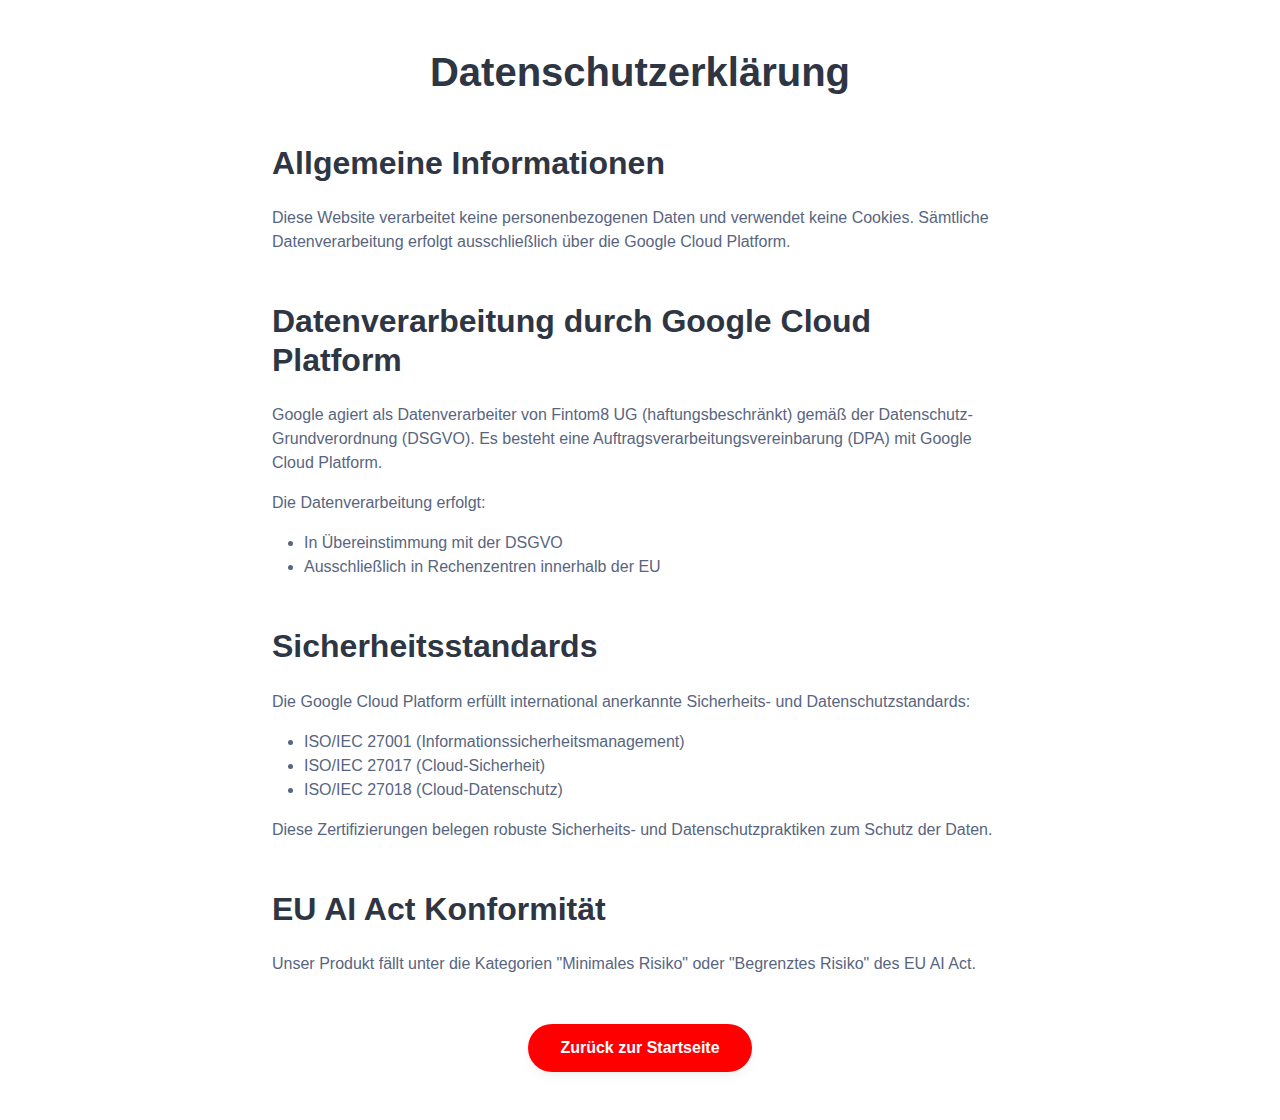
<file: datenschutz.html>
<!DOCTYPE html>
<html lang="de">
<head>
    <meta charset="UTF-8">
    <meta name="viewport" content="width=device-width, initial-scale=1.0">
    <title>Datenschutzerklärung - Fintom8</title>
    
    <!-- FontAwesome CSS -->
    <link rel="stylesheet" href="assets/fontawesome/css/all.min.css">
    
    <!-- Theme CSS -->
    <link rel="stylesheet" href="assets/css/theme.css">

    <link rel="canonical" href="https://fintom8.com/datenschutz.html" />
</head>
<body>
    <div class="container py-5">
        <div class="row">
            <div class="col-12 col-md-10 offset-md-1 col-lg-8 offset-lg-2">
                <h1 class="text-center mb-5">Datenschutzerklärung</h1>
                
                <section class="mb-5">
                    <h2 class="mb-4">Allgemeine Informationen</h2>
                    <p>Diese Website verarbeitet keine personenbezogenen Daten und verwendet keine Cookies. Sämtliche Datenverarbeitung erfolgt ausschließlich über die Google Cloud Platform.</p>
                </section>

                <section class="mb-5">
                    <h2 class="mb-4">Datenverarbeitung durch Google Cloud Platform</h2>
                    <p>Google agiert als Datenverarbeiter von Fintom8 UG (haftungsbeschränkt) gemäß der Datenschutz-Grundverordnung (DSGVO). Es besteht eine Auftragsverarbeitungsvereinbarung (DPA) mit Google Cloud Platform.</p>
                    <p>Die Datenverarbeitung erfolgt:</p>
                    <ul class="theme-list">
                        <li>In Übereinstimmung mit der DSGVO</li>
                        <li>Ausschließlich in Rechenzentren innerhalb der EU</li>
                    </ul>
                </section>

                <section class="mb-5">
                    <h2 class="mb-4">Sicherheitsstandards</h2>
                    <p>Die Google Cloud Platform erfüllt international anerkannte Sicherheits- und Datenschutzstandards:</p>
                    <ul class="theme-list">
                        <li>ISO/IEC 27001 (Informationssicherheitsmanagement)</li>
                        <li>ISO/IEC 27017 (Cloud-Sicherheit)</li>
                        <li>ISO/IEC 27018 (Cloud-Datenschutz)</li>
                    </ul>
                    <p>Diese Zertifizierungen belegen robuste Sicherheits- und Datenschutzpraktiken zum Schutz der Daten.</p>
                </section>

                <section class="mb-5">
                    <h2 class="mb-4">EU AI Act Konformität</h2>
                    <p>Unser Produkt fällt unter die Kategorien "Minimales Risiko" oder "Begrenztes Risiko" des EU AI Act.</p>
                </section>

                <div class="text-center mt-5">
                    <a href="index.html" class="btn btn-primary">Zurück zur Startseite</a>
                </div>
            </div>
        </div>
    </div>

    <!-- Javascript -->
    <script src="assets/js/main.js"></script>
</body>
</html>
</file>
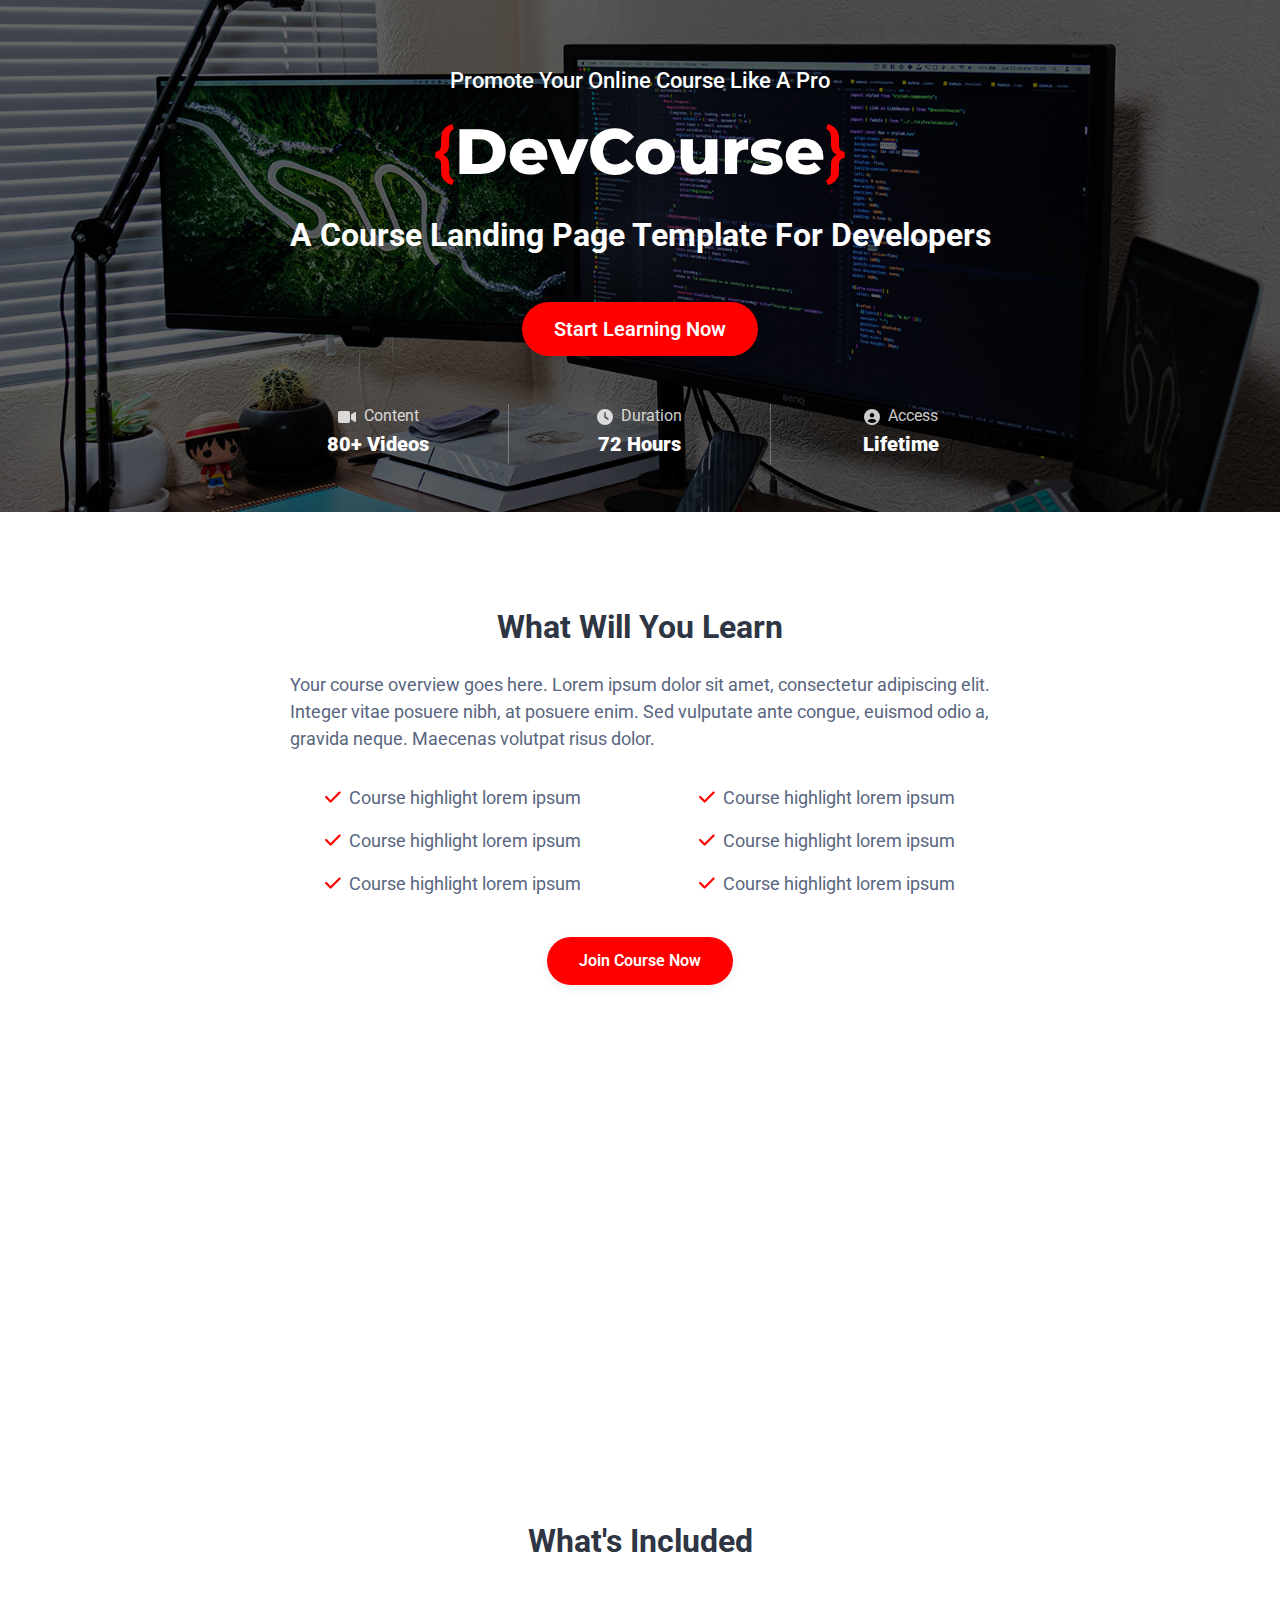
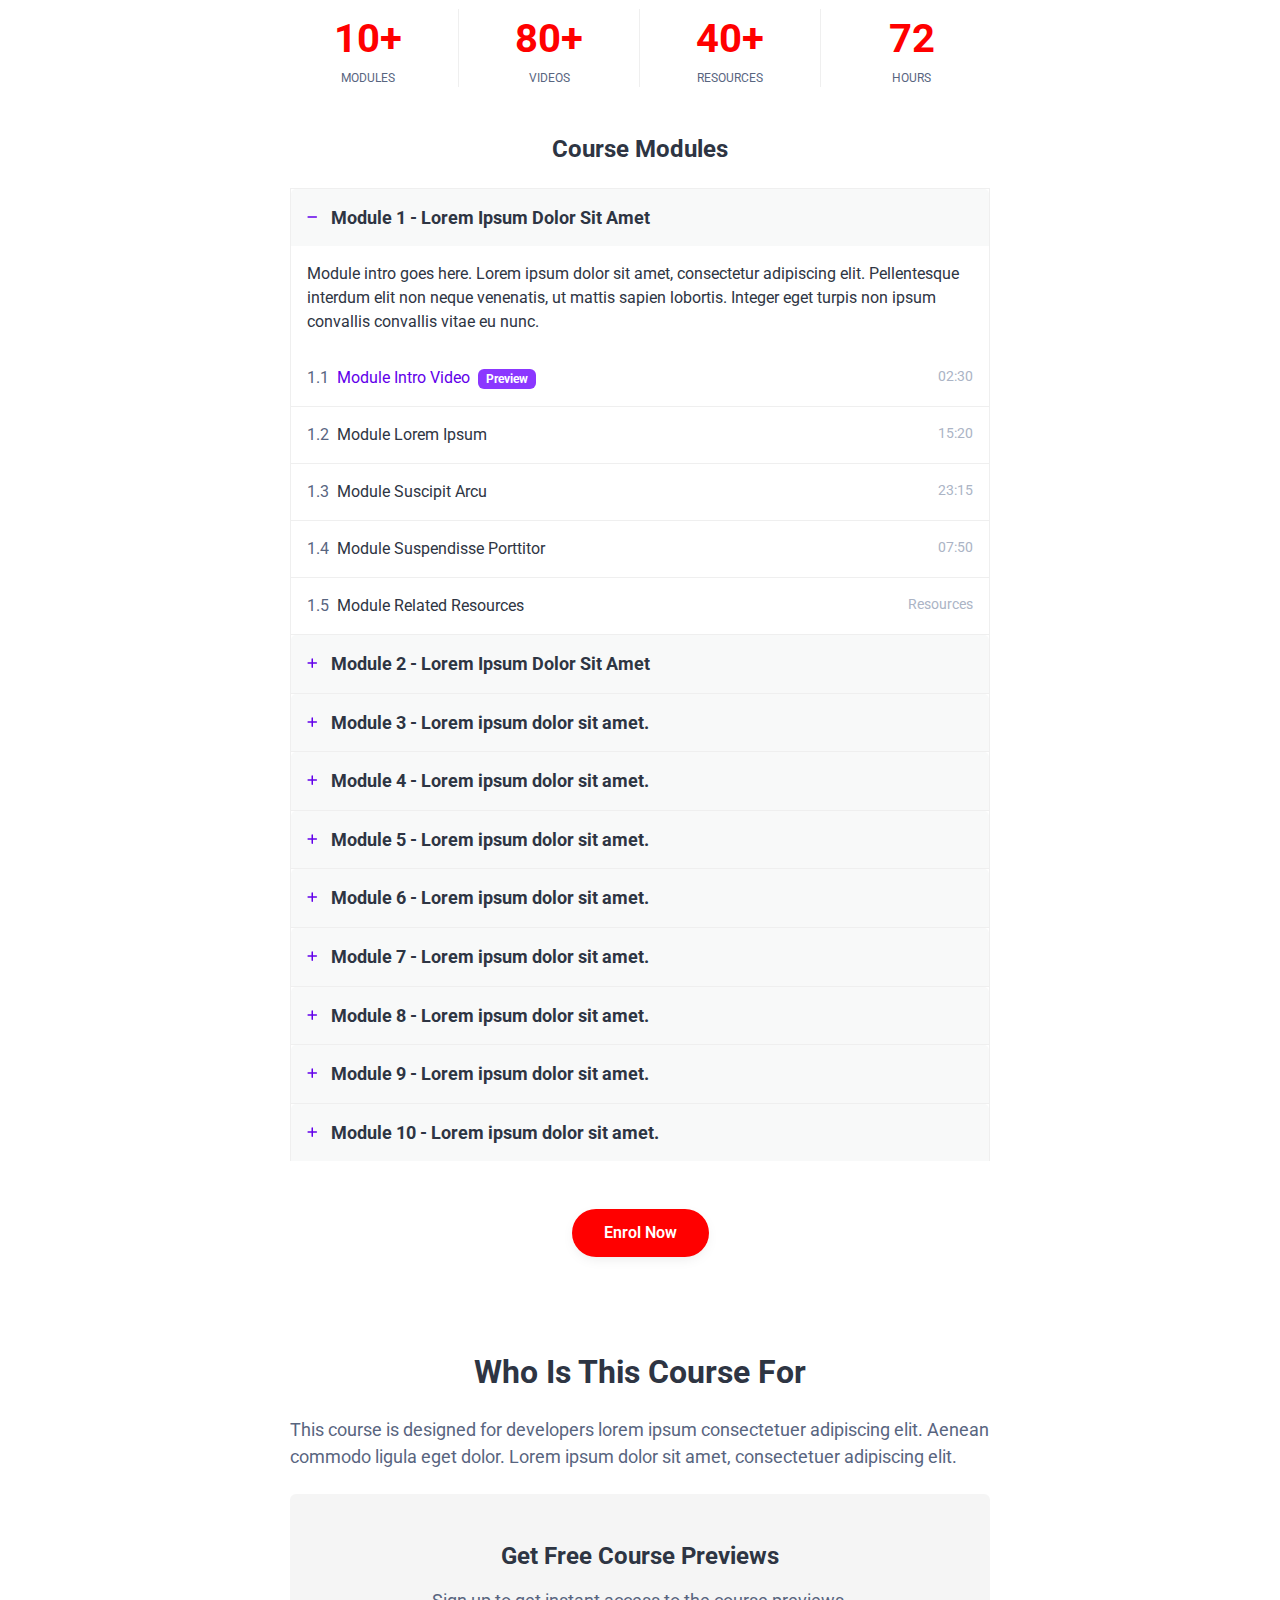
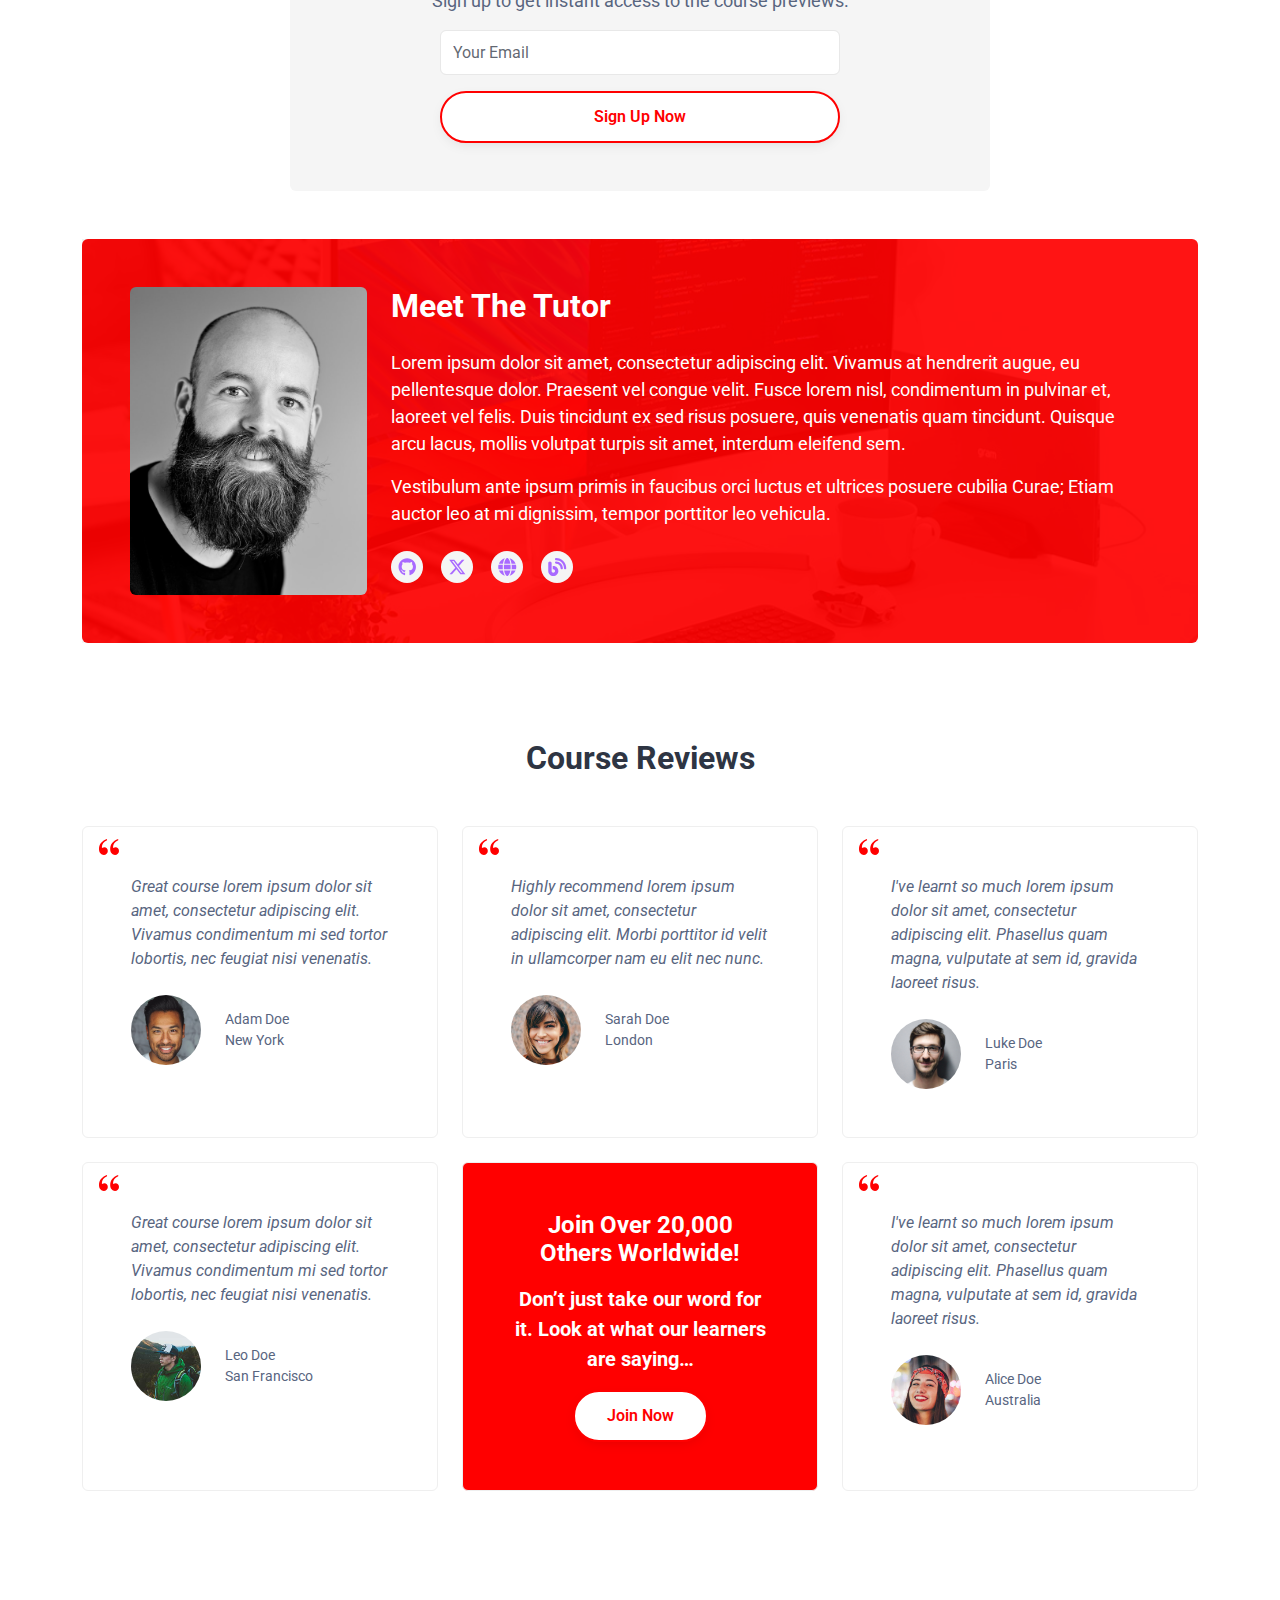
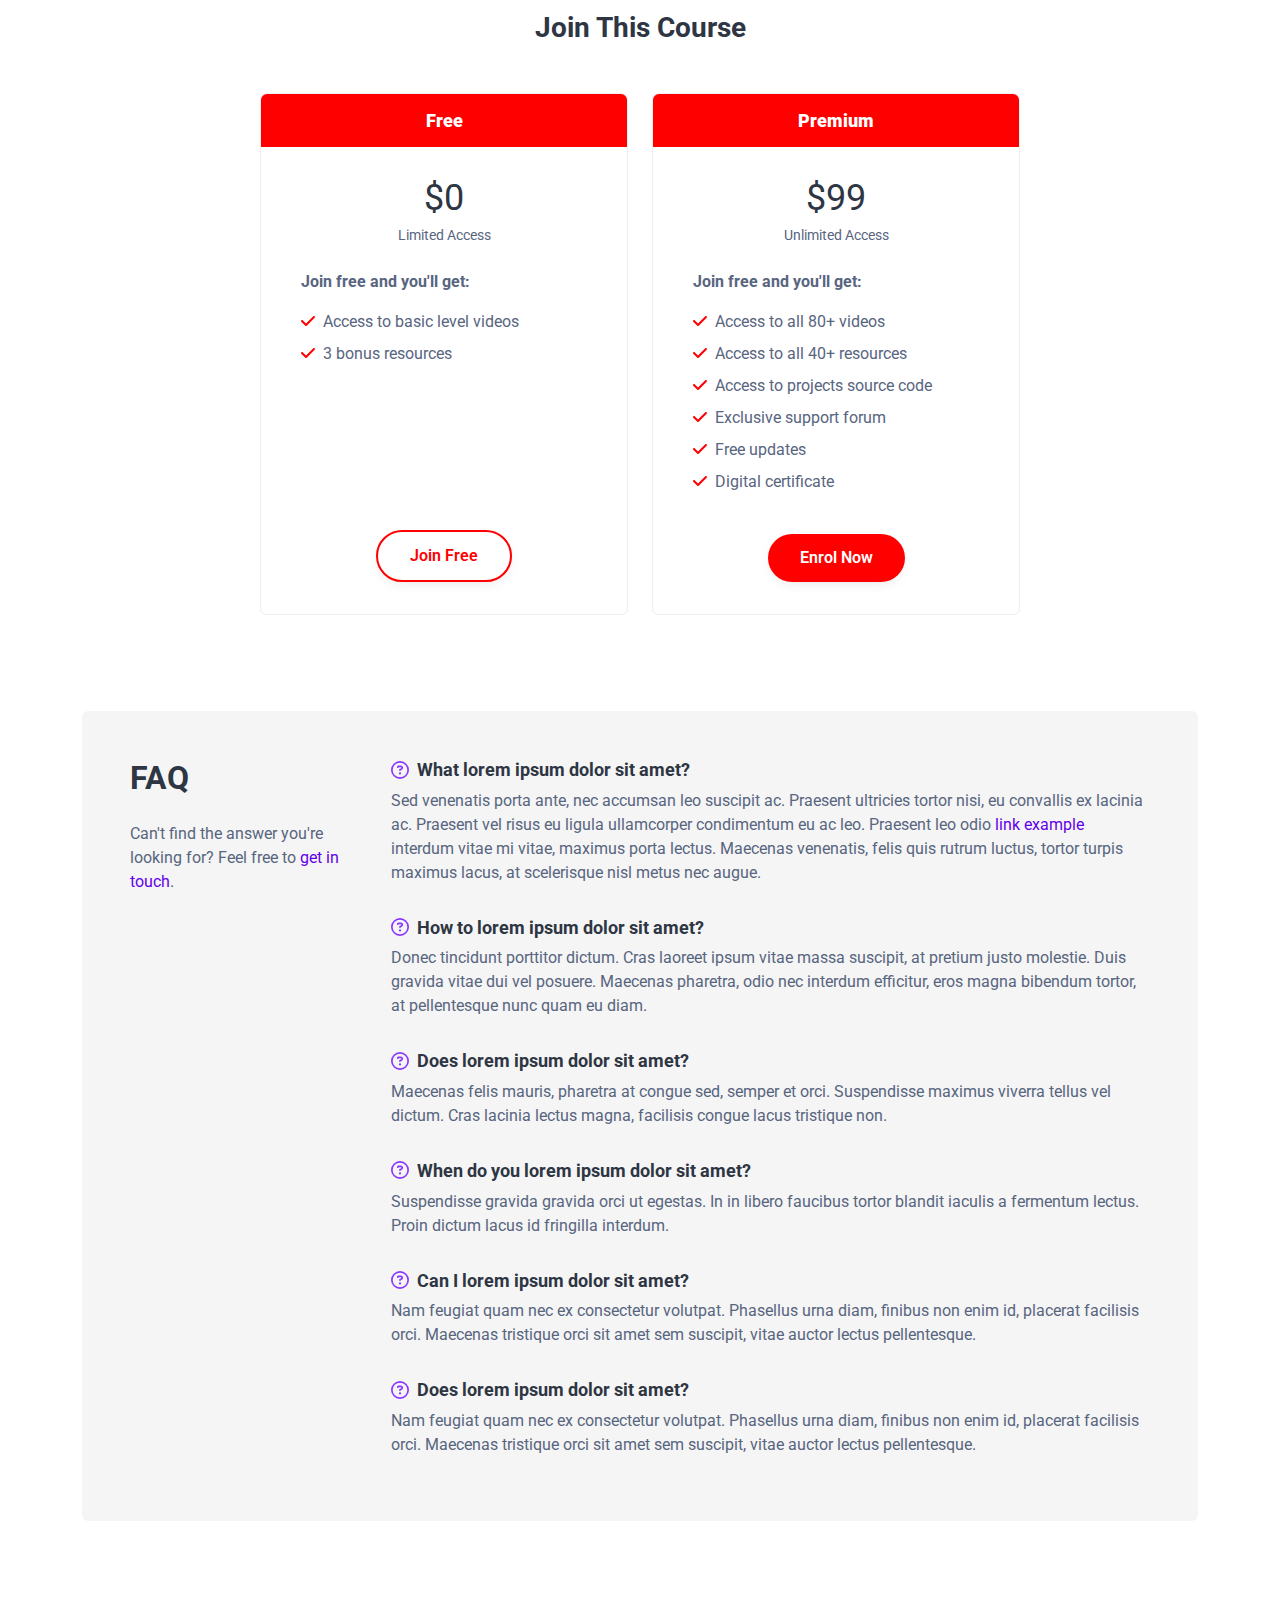
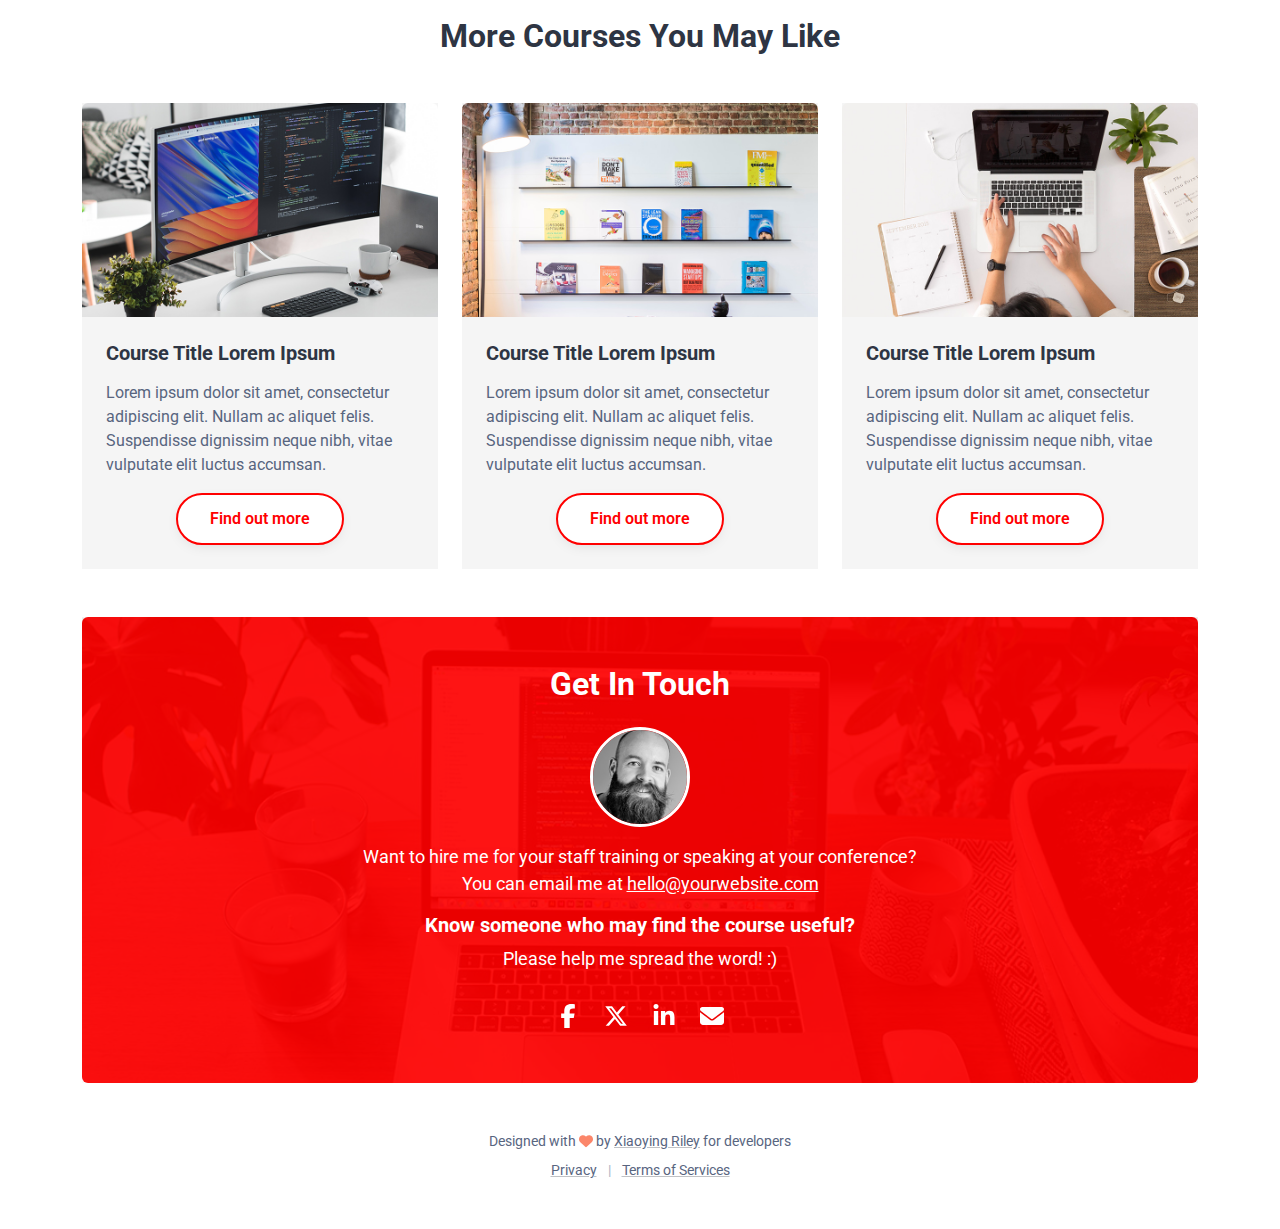
<file: index-old.html>
<!DOCTYPE html>
<html lang="en"> 
<head>
	<title>DevCourse - Bootstrap 5 Landing Page Template For Online Courses</title>
	
	<!-- Meta -->
	<meta charset="utf-8">
	<meta http-equiv="X-UA-Compatible" content="IE=edge">
	<meta name="viewport" content="width=device-width, initial-scale=1.0">
	<meta name="description" content="Bootstrap 4 Landing Page Template For Online Courses">
	<meta name="author" content="Xiaoying Riley at 3rd Wave Media">    
	<link rel="shortcut icon" href="favicon.ico"> 
	<link rel="canonical" href="https://https://rhein-ai.de/index.html">
	<!-- Google Font -->
	<link href="https://fonts.googleapis.com/css?family=Montserrat:800|Roboto:400,500,700&display=swap" rel="stylesheet">
	
	<!-- FontAwesome JS-->
	<script defer src="assets/fontawesome/js/all.min.js"></script>

	<!-- Theme CSS -->  
	<link id="theme-style" rel="stylesheet" href="assets/css/theme.css">


</head> 

<body>    

	<header class="header">
		<section class="hero-section">
			<div class="hero-mask">
			</div><!--//hero-mask-->
			<div class="container text-center py-5">
				<div class="single-col-max mx-auto">
					<div class="hero-heading-upper pt-3 mb-3">Promote Your Online Course <br class="d-md-none">Like A Pro</div>
					<h1 class="hero-heading mb-5">
						<span class="brand mb-4 d-block"><span class="text-highlight pr-2">{</span><span class="name">DevCourse</span><span class="text-highlight pl-2">}</span></span>
					    <span class="desc d-block">A Course Landing Page Template For Developers</span>
				    </h1>
					<div class="text-center mb-5">
						<a href="#section-pricing" class="btn btn-primary btn-lg scrollto">Start Learning Now</a>
					</div>
					
					<div class="hero-summary">
						<div class="row">
							<div class="item col-4">
								<div class="summary-desc mb-1"><i class="icon fas fa-video me-2"></i>Content</div>
								<h4 class="summary-heading">80+ <span class="desc">Videos</span></h4>
								
							</div><!--//col-->
							<div class="item col-4">
								<div class="summary-desc mb-1"><i class="icon fas fa-clock me-2"></i>Duration</div>
								<h4 class="summary-heading">72 <span class="desc">Hours</span></h4>
								
							</div><!--//col-->
							<div class="item col-4">
								<div class="summary-desc mb-1"><i class="icon fas fa-user-circle me-2"></i>Access</div>
								<h4 class="summary-heading">Lifetime</h4>
								
							</div><!--//col-->
						</div><!--//row-->
					</div><!--//hero-summary-->
				</div><!--//single-col-max-->
			</div><!--//container-->
			
		</section><!--//hero-section-->
	</header><!--//header-->
	
	<div class="sections-wrapper">

        
        <div class="section-blocks mb-5">
	        
		    <div id="section-overview" class="section-overview section pt-md-4 pt-lg-5">
		        <div class="container py-5">
			        <div class="section-col-max mx-auto">
				        <h3 class="section-title mb-4">What Will You Learn</h3>
			            <p class="mb-4">Your course overview goes here. Lorem ipsum dolor sit amet, consectetur adipiscing elit. Integer vitae posuere nibh, at posuere enim. Sed vulputate ante congue, euismod odio a, gravida neque. Maecenas volutpat risus dolor.</p>
			            <div class="text-center mb-3">
				            <ul class="column-list list-unstyled mx-auto d-inline-block">
								<li><i class="theme-check-icon fas fa-check me-2"></i>Course highlight lorem ipsum</li>
								<li><i class="theme-check-icon fas fa-check me-2"></i>Course highlight  lorem ipsum</li>
								<li><i class="theme-check-icon fas fa-check me-2"></i>Course highlight  lorem ipsum</li>
								<li><i class="theme-check-icon fas fa-check me-2"></i>Course highlight  lorem ipsum</li>
								<li><i class="theme-check-icon fas fa-check me-2"></i>Course highlight  lorem ipsum</li>
								<li><i class="theme-check-icon fas fa-check me-2"></i>Course highlight  lorem ipsum</li>
							</ul>
			            </div><!--//text-center-->
			            <div class="text-center mb-5">
				            <a class="btn btn-primary scrollto" href="#section-pricing">Join Course Now</a>
			            </div>
			            <div class="video-container">
				            <div class="ratio ratio-16x9">
			                    <iframe width="560" height="315" src="https://www.youtube.com/embed/qz0aGYrrlhU" title="YouTube video player" frameborder="0" allow="accelerometer; autoplay; clipboard-write; encrypted-media; gyroscope; picture-in-picture" allowfullscreen></iframe>
				            </div>
			            </div><!--//video-container-->
			            
			        </div><!--//section-col-max-->
		        </div><!--//container-->
		    </div><!--//section-overview-->
		    
		    <div id="section-content" class="section-content section">
		        <div class="container py-5">
			        <div class="section-col-max mx-auto">
			            <h3 class="section-title mb-5">What's Included</h3>
			            
			            <div class="data-summary justify-content-center text-center">
				            <div class="row mb-5">
					            <div class="item col-6 col-lg-3 mb-3 mb-lg-0">
						            <div class="data">10+</div>
						            <div class="meta">Modules</div>
					            </div><!--//item-->
					            <div class="item col-6 col-lg-3 mb-3 mb-lg-0">
						            <div class="data">80+</div>
						            <div class="meta">Videos</div>
					            </div><!--//item-->
					            <div class="item col-6 col-lg-3 mb-3 mb-lg-0">
						            <div class="data">40+</div>
						            <div class="meta">Resources</div>
					            </div><!--//item-->
					            <div class="item col-6 col-lg-3 mb-3 mb-lg-0">
						            <div class="data">72</div>
						            <div class="meta">Hours</div>
					            </div><!--//item-->
				            </div><!--//row-->
			            </div><!--//course-summary-->
			            
			            <h4 class="text-center mb-4">Course Modules</h4>
			            
						<div class="accordion module-accordion" id="module-accordion">
							<div class="module-item card">
							    <div class="module-header card-header" id="module-heading-1">
							        <h4 class="module-title mb-0">
								        <a class="card-toggle module-toggle" href="#module-1" data-bs-toggle="collapse" data-bs-target="#module-1" aria-expanded="true" aria-controls="module-1">
									        <i class="module-toggle-icon fas fa-minus me-2"></i>
								            Module 1 - Lorem Ipsum Dolor Sit Amet
								        </a>
							        </h4>
							    </div><!--//card-header-->
							
								<div id="module-1" class="module-content collapse show" aria-labelledby="module-heading-1" >
									<div class="card-body p-0">
										<div class="module-intro p-3">Module intro goes here. Lorem ipsum dolor sit amet, consectetur adipiscing elit. Pellentesque interdum elit non neque venenatis, ut mattis sapien lobortis. Integer eget turpis non ipsum convallis convallis vitae eu nunc.</div>
									    <div class="module-sub-item p-3">
										    <div class="row justify-content-between">
											    <div class="col-9"><span class="theme-text-secondary me-2">1.1</span><a class="video-play-trigger" href="#" data-bs-toggle="modal" data-bs-target="#modal-video">Module Intro Video</a><span class="badge bg-primary ms-2">Preview</span></div>
											    <div class="col-3 text-end extra-info">02:30</div>
										    </div>
									    </div><!--//module-sub-item-->
									    <div class="module-sub-item p-3">
										    <div class="row justify-content-between">
											    <div class="col-9"><span class="theme-text-secondary me-2">1.2</span>Module Lorem Ipsum</div>
											    <div class="col-3 text-end extra-info">15:20</div>
										    </div>
									    </div><!--//module-sub-item-->
									    <div class="module-sub-item p-3">
										    <div class="row justify-content-between">
											    <div class="col-9"><span class="theme-text-secondary me-2">1.3</span>Module Suscipit Arcu</div>
											    <div class="col-3 text-end extra-info">23:15</div>
										    </div>
									    </div><!--//module-sub-item-->
									    <div class="module-sub-item p-3">
										    <div class="row justify-content-between">
											    <div class="col-9"><span class="theme-text-secondary me-2">1.4</span>Module Suspendisse Porttitor</div>
											    <div class="col-3 text-end extra-info">07:50</div>
										    </div>
									    </div><!--//module-sub-item-->
									    <div class="module-sub-item p-3">
										    <div class="row justify-content-between">
											    <div class="col-9"><span class="theme-text-secondary me-2">1.5</span>Module Related Resources</div>
											    <div class="col-3 text-end extra-info"><span class="icon dripicons-download me-2"></span>Resources</div>
										    </div>
									    </div><!--//module-sub-item-->
									    
									</div><!--//card-body-->
								</div><!--//module-content-->
							</div><!--//module-item-->
							
							<div class="module-item card">
							    <div class="module-header card-header" id="module-heading-2">
							        <h4 class="module-title mb-0">
								        <a class="card-toggle module-toggle" href="#module-2" data-bs-toggle="collapse" data-bs-target="#module-2" aria-expanded="true" aria-controls="module-2">
									        <i class="module-toggle-icon fas fa-plus me-2"></i>
								            Module 2 - Lorem Ipsum Dolor Sit Amet
								        </a>
							        </h4>
							    </div><!--//card-header-->
							
								<div id="module-2" class="module-content collapse" aria-labelledby="module-heading-2" >
									<div class="card-body p-0">
									    <div class="module-sub-item p-3">
										    <div class="row justify-content-between">
											    <div class="col-9"><span class="theme-text-secondary me-2">2.1</span>Module Intro Video</div>
											    <div class="col-3 text-end extra-info">02:30</div>
										    </div>
									    </div><!--//module-sub-item-->
									    <div class="module-sub-item p-3">
										    <div class="row justify-content-between">
											    <div class="col-9"><span class="theme-text-secondary me-2">2.2</span>Module Lorem Ipsum</div>
											    <div class="col-3 text-end extra-info">15:20</div>
										    </div>
									    </div><!--//module-sub-item-->
									    <div class="module-sub-item p-3">
										    <div class="row justify-content-between">
											    <div class="col-9"><span class="theme-text-secondary me-2">2.3</span>Module Suscipit Arcu</div>
											    <div class="col-3 text-end extra-info">23:15</div>
										    </div>
									    </div><!--//module-sub-item-->
									    									    
									</div><!--//card-body-->
								</div><!--//module-content-->
							</div><!--//module-item-->
							
							<div class="module-item card">
							    <div class="module-header card-header" id="module-heading-3">
							        <h4 class="module-title mb-0">
								        <a class="card-toggle module-toggle" href="#module-3" data-bs-toggle="collapse" data-bs-target="#module-3" aria-expanded="true" aria-controls="module-3">
									        <i class="module-toggle-icon fas fa-plus me-2"></i>
								            Module 3 - Lorem ipsum dolor sit amet. 
								        </a>
							        </h4>
							    </div><!--//card-header-->
							
								<div id="module-3" class="module-content collapse" aria-labelledby="module-heading-3" >
									<div class="card-body p-0">
									    <div class="module-sub-item p-3">
										    <div class="row justify-content-between">
											    <div class="col-9"><span class="theme-text-secondary me-2">3.1</span>Module Intro Video</div>
											    <div class="col-3 text-end extra-info">02:30</div>
										    </div>
									    </div><!--//module-sub-item-->
									    <div class="module-sub-item p-3">
										    <div class="row justify-content-between">
											    <div class="col-9"><span class="theme-text-secondary me-2">3.2</span>Module Lorem Ipsum</div>
											    <div class="col-3 text-end extra-info">15:20</div>
										    </div>
									    </div><!--//module-sub-item-->
									    <div class="module-sub-item p-3">
										    <div class="row justify-content-between">
											    <div class="col-9"><span class="theme-text-secondary me-2">3.3</span>Module Suscipit Arcu</div>
											    <div class="col-3 text-end extra-info">23:15</div>
										    </div>
									    </div><!--//module-sub-item-->
								
									    
									</div><!--//card-body-->
								</div><!--//module-content-->
							</div><!--//module-item-->
							
							<div class="module-item card">
							    <div class="module-header card-header" id="module-heading-4">
							        <h4 class="module-title mb-0">
								        <a class="card-toggle module-toggle" href="#module-4" data-bs-toggle="collapse" data-bs-target="#module-4" aria-expanded="true" aria-controls="module-4">
									        <i class="module-toggle-icon fas fa-plus me-2"></i>
								            Module 4 - Lorem ipsum dolor sit amet. 
								        </a>
							        </h4>
							    </div><!--//card-header-->
							
								<div id="module-4" class="module-content collapse" aria-labelledby="module-heading-4" >
									<div class="card-body p-0">
									    <div class="module-sub-item p-3">
										    <div class="row justify-content-between">
											    <div class="col-9"><span class="theme-text-secondary me-2">4.1</span>Module Intro Video</div>
											    <div class="col-3 text-end extra-info">02:30</div>
										    </div>
									    </div><!--//module-sub-item-->
									    <div class="module-sub-item p-3">
										    <div class="row justify-content-between">
											    <div class="col-9"><span class="theme-text-secondary me-2">4.2</span>Module Lorem Ipsum</div>
											    <div class="col-3 text-end extra-info">15:20</div>
										    </div>
									    </div><!--//module-sub-item-->
									    <div class="module-sub-item p-3">
										    <div class="row justify-content-between">
											    <div class="col-9"><span class="theme-text-secondary me-2">4.3</span>Module Suscipit Arcu</div>
											    <div class="col-3 text-end extra-info">23:15</div>
										    </div>
									    </div><!--//module-sub-item-->
								
									    
									</div><!--//card-body-->
								</div><!--//module-content-->
							</div><!--//module-item-->
							
							<div class="module-item card">
							    <div class="module-header card-header" id="module-heading-5">
							        <h4 class="module-title mb-0">
								        <a class="card-toggle module-toggle" href="#module-5" data-bs-toggle="collapse" data-bs-target="#module-5" aria-expanded="true" aria-controls="module-5">
									        <i class="module-toggle-icon fas fa-plus me-2"></i>
								            Module 5 - Lorem ipsum dolor sit amet. 
								        </a>
							        </h4>
							    </div><!--//card-header-->
							
								<div id="module-5" class="module-content collapse" aria-labelledby="module-heading-5" >
									<div class="card-body p-0">
									    <div class="module-sub-item p-3">
										    <div class="row justify-content-between">
											    <div class="col-9"><span class="theme-text-secondary me-2">5.1</span>Module Intro Video</div>
											    <div class="col-3 text-end extra-info">02:30</div>
										    </div>
									    </div><!--//module-sub-item-->
									    <div class="module-sub-item p-3">
										    <div class="row justify-content-between">
										    <div class="col-9"><span class="theme-text-secondary me-2">5.2</span>Module Lorem Ipsum</div>
											    <div class="col-3 text-end extra-info">15:20</div>
										    </div>
									    </div><!--//module-sub-item-->
									    <div class="module-sub-item p-3">
										    <div class="row justify-content-between">
											    <div class="col-9"><span class="theme-text-secondary me-2">5.3</span>Module Suscipit Arcu</div>
											    <div class="col-3 text-end extra-info">23:15</div>
										    </div>
									    </div><!--//module-sub-item-->
								
									    
									</div><!--//card-body-->
								</div><!--//module-content-->
							</div><!--//module-item-->
							
							<div class="module-item card">
							    <div class="module-header card-header" id="module-heading-6">
							        <h4 class="module-title mb-0">
								        <a class="card-toggle module-toggle" href="#module-6" data-bs-toggle="collapse" data-bs-target="#module-6" aria-expanded="true" aria-controls="module-6">
									        <i class="module-toggle-icon fas fa-plus me-2"></i>
								            Module 6 - Lorem ipsum dolor sit amet. 
								        </a>
							        </h4>
							    </div><!--//card-header-->
							
								<div id="module-6" class="module-content collapse" aria-labelledby="module-heading-6" >
									<div class="card-body p-0">
									    <div class="module-sub-item p-3">
										    <div class="row justify-content-between">
											    <div class="col-9"><span class="theme-text-secondary me-2">6.1</span>Module Intro Video</div>
											    <div class="col-3 text-end extra-info">02:30</div>
										    </div>
									    </div><!--//module-sub-item-->
									    <div class="module-sub-item p-3">
										    <div class="row justify-content-between">
										    <div class="col-9"><span class="theme-text-secondary me-2">6.2</span>Module Lorem Ipsum</div>
											    <div class="col-3 text-end extra-info">15:20</div>
										    </div>
									    </div><!--//module-sub-item-->
									    <div class="module-sub-item p-3">
										    <div class="row justify-content-between">
											    <div class="col-9"><span class="theme-text-secondary me-2">6.3</span>Module Suscipit Arcu</div>
											    <div class="col-3 text-end extra-info">23:15</div>
										    </div>
									    </div><!--//module-sub-item-->
								
									    
									</div><!--//card-body-->
								</div><!--//module-content-->
							</div><!--//module-item-->
							
							<div class="module-item card">
							    <div class="module-header card-header" id="module-heading-7">
							        <h4 class="module-title mb-0">
								        <a class="card-toggle module-toggle" href="#module-7" data-bs-toggle="collapse" data-bs-target="#module-7" aria-expanded="true" aria-controls="module-6">
									        <i class="module-toggle-icon fas fa-plus me-2"></i>
								            Module 7 - Lorem ipsum dolor sit amet. 
								        </a>
							        </h4>
							    </div><!--//card-header-->
							
								<div id="module-7" class="module-content collapse" aria-labelledby="module-heading-7" >
									<div class="card-body p-0">
									    <div class="module-sub-item p-3">
										    <div class="row justify-content-between">
											    <div class="col-9"><span class="theme-text-secondary me-2">7.1</span>Module Intro Video</div>
											    <div class="col-3 text-end extra-info">02:30</div>
										    </div>
									    </div><!--//module-sub-item-->
									    <div class="module-sub-item p-3">
										    <div class="row justify-content-between">
										    <div class="col-9"><span class="theme-text-secondary me-2">7.2</span>Module Lorem Ipsum</div>
											    <div class="col-3 text-end extra-info">15:20</div>
										    </div>
									    </div><!--//module-sub-item-->
									    <div class="module-sub-item p-3">
										    <div class="row justify-content-between">
											    <div class="col-9"><span class="theme-text-secondary me-2">7.3</span>Module Suscipit Arcu</div>
											    <div class="col-3 text-end extra-info">23:15</div>
										    </div>
									    </div><!--//module-sub-item-->
									</div><!--//card-body-->
								</div><!--//module-content-->
							</div><!--//module-item-->
							
							<div class="module-item card">
							    <div class="module-header card-header" id="module-heading-8">
							        <h4 class="module-title mb-0">
								        <a class="card-toggle module-toggle" href="#module-8" data-bs-toggle="collapse" data-bs-target="#module-8" aria-expanded="true" aria-controls="module-6">
									        <i class="module-toggle-icon fas fa-plus me-2"></i>
								            Module 8 - Lorem ipsum dolor sit amet. 
								        </a>
							        </h4>
							    </div><!--//card-header-->
							
								<div id="module-8" class="module-content collapse" aria-labelledby="module-heading-8" >
									<div class="card-body p-0">
									    <div class="module-sub-item p-3">
										    <div class="row justify-content-between">
											    <div class="col-9"><span class="theme-text-secondary me-2">8.1</span>Module Intro Video</div>
											    <div class="col-3 text-end extra-info">02:30</div>
										    </div>
									    </div><!--//module-sub-item-->
									    <div class="module-sub-item p-3">
										    <div class="row justify-content-between">
										    <div class="col-9"><span class="theme-text-secondary me-2">8.2</span>Module Lorem Ipsum</div>
											    <div class="col-3 text-end extra-info">15:20</div>
										    </div>
									    </div><!--//module-sub-item-->
									    <div class="module-sub-item p-3">
										    <div class="row justify-content-between">
											    <div class="col-9"><span class="theme-text-secondary me-2">8.3</span>Module Suscipit Arcu</div>
											    <div class="col-3 text-end extra-info">23:15</div>
										    </div>
									    </div><!--//module-sub-item-->
								
									    
									</div><!--//card-body-->
								</div><!--//module-content-->
							</div><!--//module-item-->
							
							<div class="module-item card">
							    <div class="module-header card-header" id="module-heading-9">
							        <h4 class="module-title mb-0">
								        <a class="card-toggle module-toggle" href="#module-9" data-bs-toggle="collapse" data-bs-target="#module-9" aria-expanded="true" aria-controls="module-6">
									        <i class="module-toggle-icon fas fa-plus me-2"></i>
								            Module 9 - Lorem ipsum dolor sit amet. 
								        </a>
							        </h4>
							    </div><!--//card-header-->
							
								<div id="module-9" class="module-content collapse" aria-labelledby="module-heading-9" >
									<div class="card-body p-0">
									    <div class="module-sub-item p-3">
										    <div class="row justify-content-between">
											    <div class="col-9"><span class="theme-text-secondary me-2">9.1</span>Module Intro Video</div>
											    <div class="col-3 text-end extra-info">02:30</div>
										    </div>
									    </div><!--//module-sub-item-->
									    <div class="module-sub-item p-3">
										    <div class="row justify-content-between">
										    <div class="col-9"><span class="theme-text-secondary me-2">9.2</span>Module Lorem Ipsum</div>
											    <div class="col-3 text-end extra-info">15:20</div>
										    </div>
									    </div><!--//module-sub-item-->
									    <div class="module-sub-item p-3">
										    <div class="row justify-content-between">
											    <div class="col-9"><span class="theme-text-secondary me-2">9.3</span>Module Suscipit Arcu</div>
											    <div class="col-3 text-end extra-info">23:15</div>
										    </div>
									    </div><!--//module-sub-item-->
								
									    
									</div><!--//card-body-->
								</div><!--//module-content-->
							</div><!--//module-item-->
							
							<div class="module-item card">
							    <div class="module-header card-header" id="module-heading-10">
							        <h4 class="module-title mb-0">
								        <a class="card-toggle module-toggle" href="#module-10" data-bs-toggle="collapse" data-bs-target="#module-10" aria-expanded="true" aria-controls="module-6">
									        <i class="module-toggle-icon fas fa-plus me-2"></i>
								            Module 10 - Lorem ipsum dolor sit amet. 
								        </a>
							        </h4>
							    </div><!--//card-header-->
							
								<div id="module-10" class="module-content collapse" aria-labelledby="module-heading-10" >
									<div class="card-body p-0">
									    <div class="module-sub-item p-3">
										    <div class="row justify-content-between">
											    <div class="col-9"><span class="theme-text-secondary me-2">10.1</span>Module Intro Video</div>
											    <div class="col-3 text-end extra-info">02:30</div>
										    </div>
									    </div><!--//module-sub-item-->
									    <div class="module-sub-item p-3">
										    <div class="row justify-content-between">
										    <div class="col-9"><span class="theme-text-secondary me-2">10.2</span>Module Lorem Ipsum</div>
											    <div class="col-3 text-end extra-info">15:20</div>
										    </div>
									    </div><!--//module-sub-item-->
									    <div class="module-sub-item p-3">
										    <div class="row justify-content-between">
											    <div class="col-9"><span class="theme-text-secondary me-2">10.3</span>Module Suscipit Arcu</div>
											    <div class="col-3 text-end extra-info">23:15</div>
										    </div>
									    </div><!--//module-sub-item-->
								
									    
									</div><!--//card-body-->
								</div><!--//module-content-->
							</div><!--//module-item-->
							
						</div><!--//module-accordion-->
						
						<div class="text-center mt-5">
				            <a class="btn btn-primary scrollto" href="#section-pricing">Enrol Now</a>
			            </div>
			            
			            
			        </div>	            
		        </div><!--//container-->
		    </div><!--//section-content-->
		    
		    <div id="section-requirements" class="section-requirements section">
		        <div class="container py-5">
			        <div class="section-col-max mx-auto">
				        <h3 class="section-title mb-4">Who Is This Course For</h3>
			            <p class="mb-4">This course is designed for developers lorem ipsum consectetuer adipiscing elit. Aenean commodo ligula eget dolor. Lorem ipsum dolor sit amet, consectetuer adipiscing elit. </p>
			            
			             <div class="lead-form-wrapper single-col-max mx-auto theme-bg-light rounded p-5">
						    <h4 class="form-heading text-center mb-3">Get Free Course Previews</h4>
						    <div class="form-intro text-center mb-3">Sign up to get instant access to the course previews.</div>
						    <div class="form-wrapper">
							    <form class="lead-form">
									<div class="form-group mb-3">
										<label for="email" class="sr-only">Email</label>
										<input type="email" class="form-control " id="email" placeholder="Your Email">
									</div>
									<button type="submit" class="btn btn-ghost btn-submit w-100">Sign Up Now</button>
								</form>
						    </div><!--//form-wrapper-->
					    </div><!--//lead-form-wrapper-->
			            
			        </div>
		        </div><!--//container-->
		    </div><!--//section-requirements-->
		    
		    <div id="section-tutor" class="section-tutor section pb-5">			    
		        <div class="container">
			        <div class="container-inner p-5 position-relative theme-bg-primary rounded">
				        <div class="section-bg-container"></div>
				        <div class="row over-section-bg">
					        <div class="col-12 col-lg-3">
						        <div class="tutor-img-holder mb-5 mb-lg-0 text-center">
							        <img class="tutor-profile img-fluid rounded" src="assets/images/tutor.jpg" alt="">
						        </div><!--//tutor-img-holder-->
					        </div><!--//col-->
					        <div class="col-12 col-lg-9">
						        <div class="pl-lg-4">
							        <h3 class="section-title mb-4 text-white text-lg-start">Meet The Tutor</h3>
							        <p>Lorem ipsum dolor sit amet, consectetur adipiscing elit. Vivamus at hendrerit augue, eu pellentesque dolor. Praesent vel congue velit. Fusce lorem nisl, condimentum in pulvinar et, laoreet vel felis. Duis tincidunt ex sed risus posuere, quis venenatis quam tincidunt. Quisque arcu lacus, mollis volutpat turpis sit amet, interdum eleifend sem.</p>
						            <p>Vestibulum ante ipsum primis in faucibus orci luctus et ultrices posuere cubilia Curae; Etiam auctor leo at mi dignissim, tempor porttitor leo vehicula.</p>	
						            <div class="text-center text-lg-start">
							            <ul class="social-list list-unstyled mt-4 mb-0 mx-auto mx-lg-0">
											<li class="list-inline-item"><a href="#"><i class="fa-brands fa-github fa-fw"></i></a></li> 
											<li class="list-inline-item"><a href="#"><i class="fa-brands fa-x-twitter fa-fw"></i></a></li>
											<li class="list-inline-item"><a href="#"><i class="fa fa-globe fa-fw"></i></a></li>
											<li class="list-inline-item"><a href="#"><i class="fa fa-blog fa-fw"></i></a></li>
										</ul><!--//social-list-->	
						            </div>				        
			                    </div>
					        </div><!--//col-->
				        </div><!--//row-->
			        </div><!--//container-inner-->
		        </div><!--//container-->
		    </div><!--//section-tutor-->
		    
		    <div id="section-reviews" class="section-reviews py-5">
		        <div class="container">
			        <h3 class="section-title mb-5">Course Reviews</h3>
			        <div class="row">
				        <div class="col-12 col-md-6 col-lg-4 mb-4">
					        <div class="review-item rounded p-5">
								<blockquote class="quote mb-4">
									<div class="quote-icon-holder">
										<svg class="quote-icon-svg" width="20px" height="16px" viewBox="0 0 20 16" version="1.1" xmlns="http://www.w3.org/2000/svg" xmlns:xlink="http://www.w3.org/1999/xlink">
											<g  stroke="none" stroke-width="1" fill="none" fill-rule="evenodd">
											    <path class="quote-icon-path" d="M19.2093023,0 L19.2093023,1.17365269 C17.5968912,1.78044216 16.3333379,2.73452443 15.4186047,4.03592814 C14.5038714,5.33733186 14.0465116,6.69061174 14.0465116,8.09580838 C14.0465116,8.39920311 14.0930228,8.62275377 14.1860465,8.76646707 C14.2480623,8.86227593 14.3178291,8.91017964 14.3953488,8.91017964 C14.4728686,8.91017964 14.5891465,8.85429198 14.744186,8.74251497 C15.2403126,8.37524766 15.8682133,8.19161677 16.627907,8.19161677 C17.5116323,8.19161677 18.2945702,8.56287054 18.9767442,9.30538922 C19.6589181,10.0479079 20,10.9301346 20,11.9520958 C20,13.0219614 19.608531,13.9640678 18.8255814,14.7784431 C18.0426317,15.5928184 17.0930288,16 15.9767442,16 C14.6744121,16 13.5503923,15.4491073 12.6046512,14.3473054 C11.65891,13.2455035 11.1860465,11.7684723 11.1860465,9.91616766 C11.1860465,7.76046826 11.8294509,5.82835186 13.1162791,4.11976048 C14.4031072,2.4111691 16.4340947,1.03792934 19.2093023,0 Z M8.02325581,0 L8.02325581,1.17365269 C6.41084465,1.78044216 5.1472914,2.73452443 4.23255814,4.03592814 C3.31782488,5.33733186 2.86046512,6.69061174 2.86046512,8.09580838 C2.86046512,8.39920311 2.90697628,8.62275377 3,8.76646707 C3.06201581,8.86227593 3.13178256,8.91017964 3.20930233,8.91017964 C3.28682209,8.91017964 3.4031,8.85429198 3.55813953,8.74251497 C4.05426605,8.37524766 4.68216674,8.19161677 5.44186047,8.19161677 C6.32558581,8.19161677 7.10852372,8.56287054 7.79069767,9.30538922 C8.47287163,10.0479079 8.81395349,10.9301346 8.81395349,11.9520958 C8.81395349,13.0219614 8.42248453,13.9640678 7.63953488,14.7784431 C6.85658523,15.5928184 5.90698233,16 4.79069767,16 C3.48836558,16 2.36434581,15.4491073 1.41860465,14.3473054 C0.472863488,13.2455035 0,11.7684723 0,9.91616766 C0,7.76046826 0.643404419,5.82835186 1.93023256,4.11976048 C3.2170607,2.4111691 5.24804814,1.03792934 8.02325581,0 Z" ></path>
											</g>
										</svg><!--//quote-icon-->
									</div>
									<p>Great course lorem ipsum dolor sit amet, consectetur adipiscing elit. Vivamus condimentum mi sed tortor lobortis, nec feugiat nisi venenatis.</p>
								</blockquote><!--//quote-->
								<div class="source">
									<div class="row align-items-center">
										<div class="col-3 col-lg-4">
											<div class="profile"><img class="profile-image img-fluid" src="assets/images/users/user-1.jpg" alt=""></div>
										</div><!--col-12-->
										<div class="col-9 col-lg-8">
											<div class="name font-weight-bold">Adam Doe</div>
											<div class="meta">New York</div>
										</div><!--//col-12-->
									</div><!--//row-->
								</div><!--//source-->
							</div><!--//item-->
				        </div><!--//col-->
				        <div class="col-12 col-md-6 col-lg-4 mb-4">
					        <div class="review-item rounded p-5">
								<blockquote class="quote mb-4">
									<div class="quote-icon-holder">
										<svg class="quote-icon-svg" width="20px" height="16px" viewBox="0 0 20 16" version="1.1" xmlns="http://www.w3.org/2000/svg" xmlns:xlink="http://www.w3.org/1999/xlink">
											<g  stroke="none" stroke-width="1" fill="none" fill-rule="evenodd">
											    <path class="quote-icon-path" d="M19.2093023,0 L19.2093023,1.17365269 C17.5968912,1.78044216 16.3333379,2.73452443 15.4186047,4.03592814 C14.5038714,5.33733186 14.0465116,6.69061174 14.0465116,8.09580838 C14.0465116,8.39920311 14.0930228,8.62275377 14.1860465,8.76646707 C14.2480623,8.86227593 14.3178291,8.91017964 14.3953488,8.91017964 C14.4728686,8.91017964 14.5891465,8.85429198 14.744186,8.74251497 C15.2403126,8.37524766 15.8682133,8.19161677 16.627907,8.19161677 C17.5116323,8.19161677 18.2945702,8.56287054 18.9767442,9.30538922 C19.6589181,10.0479079 20,10.9301346 20,11.9520958 C20,13.0219614 19.608531,13.9640678 18.8255814,14.7784431 C18.0426317,15.5928184 17.0930288,16 15.9767442,16 C14.6744121,16 13.5503923,15.4491073 12.6046512,14.3473054 C11.65891,13.2455035 11.1860465,11.7684723 11.1860465,9.91616766 C11.1860465,7.76046826 11.8294509,5.82835186 13.1162791,4.11976048 C14.4031072,2.4111691 16.4340947,1.03792934 19.2093023,0 Z M8.02325581,0 L8.02325581,1.17365269 C6.41084465,1.78044216 5.1472914,2.73452443 4.23255814,4.03592814 C3.31782488,5.33733186 2.86046512,6.69061174 2.86046512,8.09580838 C2.86046512,8.39920311 2.90697628,8.62275377 3,8.76646707 C3.06201581,8.86227593 3.13178256,8.91017964 3.20930233,8.91017964 C3.28682209,8.91017964 3.4031,8.85429198 3.55813953,8.74251497 C4.05426605,8.37524766 4.68216674,8.19161677 5.44186047,8.19161677 C6.32558581,8.19161677 7.10852372,8.56287054 7.79069767,9.30538922 C8.47287163,10.0479079 8.81395349,10.9301346 8.81395349,11.9520958 C8.81395349,13.0219614 8.42248453,13.9640678 7.63953488,14.7784431 C6.85658523,15.5928184 5.90698233,16 4.79069767,16 C3.48836558,16 2.36434581,15.4491073 1.41860465,14.3473054 C0.472863488,13.2455035 0,11.7684723 0,9.91616766 C0,7.76046826 0.643404419,5.82835186 1.93023256,4.11976048 C3.2170607,2.4111691 5.24804814,1.03792934 8.02325581,0 Z" ></path>
											</g>
										</svg><!--//quote-icon-->
									</div>
									<p>Highly recommend lorem ipsum dolor sit amet, consectetur adipiscing elit. Morbi porttitor id velit in ullamcorper nam eu elit nec nunc. </p>
								</blockquote><!--//quote-->
								<div class="source">
									<div class="row align-items-center">
										<div class="col-3 col-lg-4">
											<div class="profile"><img class="profile-image img-fluid" src="assets/images/users/user-2.jpg" alt=""></div>
										</div><!--col-12-->
										<div class="col-9 col-lg-8">
											<div class="name font-weight-bold">Sarah Doe</div>
											<div class="meta">London</div>
										</div><!--//col-12-->
									</div><!--//row-->
								</div><!--//source-->
							</div><!--//item-->
				        </div><!--//col-->
				        <div class="col-12 col-md-6 col-lg-4 mb-4">
					        <div class="review-item rounded p-5">
								<blockquote class="quote mb-4">
									<div class="quote-icon-holder">
										<svg class="quote-icon-svg" width="20px" height="16px" viewBox="0 0 20 16" version="1.1" xmlns="http://www.w3.org/2000/svg" xmlns:xlink="http://www.w3.org/1999/xlink">
											<g  stroke="none" stroke-width="1" fill="none" fill-rule="evenodd">
											    <path class="quote-icon-path" d="M19.2093023,0 L19.2093023,1.17365269 C17.5968912,1.78044216 16.3333379,2.73452443 15.4186047,4.03592814 C14.5038714,5.33733186 14.0465116,6.69061174 14.0465116,8.09580838 C14.0465116,8.39920311 14.0930228,8.62275377 14.1860465,8.76646707 C14.2480623,8.86227593 14.3178291,8.91017964 14.3953488,8.91017964 C14.4728686,8.91017964 14.5891465,8.85429198 14.744186,8.74251497 C15.2403126,8.37524766 15.8682133,8.19161677 16.627907,8.19161677 C17.5116323,8.19161677 18.2945702,8.56287054 18.9767442,9.30538922 C19.6589181,10.0479079 20,10.9301346 20,11.9520958 C20,13.0219614 19.608531,13.9640678 18.8255814,14.7784431 C18.0426317,15.5928184 17.0930288,16 15.9767442,16 C14.6744121,16 13.5503923,15.4491073 12.6046512,14.3473054 C11.65891,13.2455035 11.1860465,11.7684723 11.1860465,9.91616766 C11.1860465,7.76046826 11.8294509,5.82835186 13.1162791,4.11976048 C14.4031072,2.4111691 16.4340947,1.03792934 19.2093023,0 Z M8.02325581,0 L8.02325581,1.17365269 C6.41084465,1.78044216 5.1472914,2.73452443 4.23255814,4.03592814 C3.31782488,5.33733186 2.86046512,6.69061174 2.86046512,8.09580838 C2.86046512,8.39920311 2.90697628,8.62275377 3,8.76646707 C3.06201581,8.86227593 3.13178256,8.91017964 3.20930233,8.91017964 C3.28682209,8.91017964 3.4031,8.85429198 3.55813953,8.74251497 C4.05426605,8.37524766 4.68216674,8.19161677 5.44186047,8.19161677 C6.32558581,8.19161677 7.10852372,8.56287054 7.79069767,9.30538922 C8.47287163,10.0479079 8.81395349,10.9301346 8.81395349,11.9520958 C8.81395349,13.0219614 8.42248453,13.9640678 7.63953488,14.7784431 C6.85658523,15.5928184 5.90698233,16 4.79069767,16 C3.48836558,16 2.36434581,15.4491073 1.41860465,14.3473054 C0.472863488,13.2455035 0,11.7684723 0,9.91616766 C0,7.76046826 0.643404419,5.82835186 1.93023256,4.11976048 C3.2170607,2.4111691 5.24804814,1.03792934 8.02325581,0 Z" ></path>
											</g>
										</svg><!--//quote-icon-->
									</div>
									<p>I've learnt so much lorem ipsum dolor sit amet, consectetur adipiscing elit. Phasellus quam magna, vulputate at sem id, gravida laoreet risus.</p>
								</blockquote><!--//quote-->
								<div class="source">
									<div class="row align-items-center">
										<div class="col-3 col-lg-4">
											<div class="profile"><img class="profile-image img-fluid" src="assets/images/users/user-3.jpg" alt=""></div>
										</div><!--col-12-->
										<div class="col-9 col-lg-8">
											<div class="name font-weight-bold">Luke Doe</div>
											<div class="meta">Paris</div>
										</div><!--//col-12-->
									</div><!--//row-->
								</div><!--//source-->
							</div><!--//item-->
				        </div><!--//col-->
				        <div class="col-12 col-md-6 col-lg-4 mb-4">
					        <div class="review-item rounded p-5">
								<blockquote class="quote mb-4">
									<div class="quote-icon-holder">
										<svg class="quote-icon-svg" width="20px" height="16px" viewBox="0 0 20 16" version="1.1" xmlns="http://www.w3.org/2000/svg" xmlns:xlink="http://www.w3.org/1999/xlink">
											<g  stroke="none" stroke-width="1" fill="none" fill-rule="evenodd">
											    <path class="quote-icon-path" d="M19.2093023,0 L19.2093023,1.17365269 C17.5968912,1.78044216 16.3333379,2.73452443 15.4186047,4.03592814 C14.5038714,5.33733186 14.0465116,6.69061174 14.0465116,8.09580838 C14.0465116,8.39920311 14.0930228,8.62275377 14.1860465,8.76646707 C14.2480623,8.86227593 14.3178291,8.91017964 14.3953488,8.91017964 C14.4728686,8.91017964 14.5891465,8.85429198 14.744186,8.74251497 C15.2403126,8.37524766 15.8682133,8.19161677 16.627907,8.19161677 C17.5116323,8.19161677 18.2945702,8.56287054 18.9767442,9.30538922 C19.6589181,10.0479079 20,10.9301346 20,11.9520958 C20,13.0219614 19.608531,13.9640678 18.8255814,14.7784431 C18.0426317,15.5928184 17.0930288,16 15.9767442,16 C14.6744121,16 13.5503923,15.4491073 12.6046512,14.3473054 C11.65891,13.2455035 11.1860465,11.7684723 11.1860465,9.91616766 C11.1860465,7.76046826 11.8294509,5.82835186 13.1162791,4.11976048 C14.4031072,2.4111691 16.4340947,1.03792934 19.2093023,0 Z M8.02325581,0 L8.02325581,1.17365269 C6.41084465,1.78044216 5.1472914,2.73452443 4.23255814,4.03592814 C3.31782488,5.33733186 2.86046512,6.69061174 2.86046512,8.09580838 C2.86046512,8.39920311 2.90697628,8.62275377 3,8.76646707 C3.06201581,8.86227593 3.13178256,8.91017964 3.20930233,8.91017964 C3.28682209,8.91017964 3.4031,8.85429198 3.55813953,8.74251497 C4.05426605,8.37524766 4.68216674,8.19161677 5.44186047,8.19161677 C6.32558581,8.19161677 7.10852372,8.56287054 7.79069767,9.30538922 C8.47287163,10.0479079 8.81395349,10.9301346 8.81395349,11.9520958 C8.81395349,13.0219614 8.42248453,13.9640678 7.63953488,14.7784431 C6.85658523,15.5928184 5.90698233,16 4.79069767,16 C3.48836558,16 2.36434581,15.4491073 1.41860465,14.3473054 C0.472863488,13.2455035 0,11.7684723 0,9.91616766 C0,7.76046826 0.643404419,5.82835186 1.93023256,4.11976048 C3.2170607,2.4111691 5.24804814,1.03792934 8.02325581,0 Z" ></path>
											</g>
										</svg><!--//quote-icon-->
									</div>
									<p>Great course lorem ipsum dolor sit amet, consectetur adipiscing elit. Vivamus condimentum mi sed tortor lobortis, nec feugiat nisi venenatis.</p>
								</blockquote><!--//quote-->
								<div class="source">
									<div class="row align-items-center">
										<div class="col-3 col-lg-4">
											<div class="profile"><img class="profile-image img-fluid" src="assets/images/users/user-4.jpg" alt=""></div>
										</div><!--col-12-->
										<div class="col-9 col-lg-8">
											<div class="name font-weight-bold">Leo Doe</div>
											<div class="meta">San Francisco</div>
										</div><!--//col-12-->
									</div><!--//row-->
								</div><!--//source-->
							</div><!--//item-->
				        </div><!--//col-->
				        <div class="col-12 col-md-6 col-lg-4 mb-4 align-items-center order-1 order-lg-0">
					        <div class="review-item item-promo rounded p-5">
						        <h4 class="item-promo-heading mb-3">Join Over 20,000 Others Worldwide!</h4>
						        <div class="item-promo-desc mb-3">Don’t just take our word for it. Look at what our learners are saying…</div>
						        <a class="btn btn-ghost scrollto" href="#section-pricing">Join Now</a>
					        </div>
				        </div><!--//col-->
				        <div class="col-12 col-md-6 col-lg-4 mb-4">
					        <div class="review-item rounded p-5">
								<blockquote class="quote mb-4">
									<div class="quote-icon-holder">
										<svg class="quote-icon-svg" width="20px" height="16px" viewBox="0 0 20 16" version="1.1" xmlns="http://www.w3.org/2000/svg" xmlns:xlink="http://www.w3.org/1999/xlink">
											<g  stroke="none" stroke-width="1" fill="none" fill-rule="evenodd">
											    <path class="quote-icon-path" d="M19.2093023,0 L19.2093023,1.17365269 C17.5968912,1.78044216 16.3333379,2.73452443 15.4186047,4.03592814 C14.5038714,5.33733186 14.0465116,6.69061174 14.0465116,8.09580838 C14.0465116,8.39920311 14.0930228,8.62275377 14.1860465,8.76646707 C14.2480623,8.86227593 14.3178291,8.91017964 14.3953488,8.91017964 C14.4728686,8.91017964 14.5891465,8.85429198 14.744186,8.74251497 C15.2403126,8.37524766 15.8682133,8.19161677 16.627907,8.19161677 C17.5116323,8.19161677 18.2945702,8.56287054 18.9767442,9.30538922 C19.6589181,10.0479079 20,10.9301346 20,11.9520958 C20,13.0219614 19.608531,13.9640678 18.8255814,14.7784431 C18.0426317,15.5928184 17.0930288,16 15.9767442,16 C14.6744121,16 13.5503923,15.4491073 12.6046512,14.3473054 C11.65891,13.2455035 11.1860465,11.7684723 11.1860465,9.91616766 C11.1860465,7.76046826 11.8294509,5.82835186 13.1162791,4.11976048 C14.4031072,2.4111691 16.4340947,1.03792934 19.2093023,0 Z M8.02325581,0 L8.02325581,1.17365269 C6.41084465,1.78044216 5.1472914,2.73452443 4.23255814,4.03592814 C3.31782488,5.33733186 2.86046512,6.69061174 2.86046512,8.09580838 C2.86046512,8.39920311 2.90697628,8.62275377 3,8.76646707 C3.06201581,8.86227593 3.13178256,8.91017964 3.20930233,8.91017964 C3.28682209,8.91017964 3.4031,8.85429198 3.55813953,8.74251497 C4.05426605,8.37524766 4.68216674,8.19161677 5.44186047,8.19161677 C6.32558581,8.19161677 7.10852372,8.56287054 7.79069767,9.30538922 C8.47287163,10.0479079 8.81395349,10.9301346 8.81395349,11.9520958 C8.81395349,13.0219614 8.42248453,13.9640678 7.63953488,14.7784431 C6.85658523,15.5928184 5.90698233,16 4.79069767,16 C3.48836558,16 2.36434581,15.4491073 1.41860465,14.3473054 C0.472863488,13.2455035 0,11.7684723 0,9.91616766 C0,7.76046826 0.643404419,5.82835186 1.93023256,4.11976048 C3.2170607,2.4111691 5.24804814,1.03792934 8.02325581,0 Z" ></path>
											</g>
										</svg><!--//quote-icon-->
									</div>
									<p>I've learnt so much lorem ipsum dolor sit amet, consectetur adipiscing elit. Phasellus quam magna, vulputate at sem id, gravida laoreet risus.</p>
								</blockquote><!--//quote-->
								<div class="source">
									<div class="row align-items-center">
										<div class="col-3 col-lg-4">
											<div class="profile"><img class="profile-image img-fluid" src="assets/images/users/user-5.jpg" alt=""></div>
										</div><!--col-12-->
										<div class="col-9 col-lg-8">
											<div class="name font-weight-bold">Alice Doe</div>
											<div class="meta">Australia</div>
										</div><!--//col-12-->
									</div><!--//row-->
								</div><!--//source-->
							</div><!--//item-->
				        </div><!--//col-->
				        
			        </div><!--//row-->
		        </div><!--//container-->
	        </div><!--//section-reviews-->

	        <div id="section-pricing" class="section-pricing py-5">
		        <div class="container">
			        <div class="single-col-max mx-auto">
			        <h3 class="text-center mb-5">Join This Course</h3>
		            <div class="pricing-plan">
			            <div class="row">
				            <div class="col-12 col-lg-6 mb-4 mb-lg-0">
					            <div class="plan-item rounded">
						            <div class="plan-header">
							            <h4 class="plan-heading rounded-top p-3  theme-bg-primary">Free</h4>
						            </div><!--//plan-header-->
						            
						            <div class="plan-details p-4">
							            <div class="plan-desc text-center mb-4">
								            <div class="plan-price">$0</div>
								            <div class="plan-price-desc">Limited Access</div>
							            </div>
							            <div class="plan-content px-3">
							                <div class="plan-content-intro">Join free and you'll get:</div>
								            <ul class="plan-content-list list-unstyled">
									            <li><i class="theme-check-icon fas fa-check me-2"></i>Access to basic level videos</li>
									            <li><i class="theme-check-icon fas fa-check me-2"></i>3 bonus resources</li>
								            </ul>
								            
							            </div><!--//plan-content-->
							            
						            </div><!--//plan-content-->
						            <div class="plan-cta text-center px-4">
							            <a class="btn btn-ghost btn-block" href="https://themes.3rdwavemedia.com/bootstrap-templates/product/devcourse-bootstrap-4-course-landing-page-template/" target="_blank">Join Free</a>
							        </div>
					            </div><!--//plan-item-->
				            </div><!--//col-->
				            <div class="col-12 col-lg-6 mb-4 mb-lg-0">
					            <div class="plan-item rounded">
						            <div class="plan-header">
							            <h4 class="plan-heading rounded-top p-3 theme-bg-primary">Premium</h4>
						            </div><!--//plan-header-->
						            
						            <div class="plan-details p-4">
							            <div class="plan-desc text-center mb-4">
								            <div class="plan-price">$99</div>
								            <div class="plan-price-desc">Unlimited Access</div>
							            </div>
							            <div class="plan-content px-3">
							                <div class="plan-content-intro">Join free and you'll get:</div>
								            <ul class="plan-content-list list-unstyled">
									            <li><i class="theme-check-icon fas fa-check me-2"></i>Access to all 80+ videos</li>
									            <li><i class="theme-check-icon fas fa-check me-2"></i>Access to all 40+ resources</li>
									            <li><i class="theme-check-icon fas fa-check me-2"></i>Access to projects source code</li>
									            
									            <li><i class="theme-check-icon fas fa-check me-2"></i>Exclusive support forum</li>
									            <li><i class="theme-check-icon fas fa-check me-2"></i>Free updates</li>
									            
									            <li><i class="theme-check-icon fas fa-check me-2"></i>Digital certificate</li>
								            </ul>
								            
							            </div><!--//plan-content-->
							             
						            </div><!--//plan-content-->
						            <div class="plan-cta text-center px-4">
							             <a class="btn btn-primary btn-block" href="https://themes.3rdwavemedia.com/bootstrap-templates/product/devcourse-bootstrap-4-course-landing-page-template/" target="_blank">Enrol Now</a>
							        </div>
					            </div><!--//plan-item-->
				            </div><!--//col-->
			            </div><!--//row-->
		            </div><!--//pricing-plan-->
		            </div>
		        </div><!--//container-->
	        </div><!--//section-pricing-->

	        
	        <div id="section-faq" class="section-faq my-lg-5">
		        <div class="container">
			        <div class="container-inner p-5 theme-bg-light rounded">
				        <div class="row">
					        <div class="col-12 col-lg-3">
						        <h3 class="section-title text-start mb-4">FAQ</h3>
						        <div class="intro mb-5 pr-lg-3">Can't find the answer you're looking for? Feel free to <a class="theme-link" href="#">get in touch</a>.</div>
					        </div>
					        <div class="col-12 col-lg-9">
						        <div class="faq-items pl-lg-3">
							        <div class="item">
										<h4 class="faq-q mb-2"><i class="far fa-question-circle me-2 text-primary"></i>What lorem ipsum dolor sit amet?</h4>
										<div class="faq-a">
											<p>Sed venenatis porta ante, nec accumsan leo suscipit ac. Praesent ultricies tortor nisi, eu convallis ex lacinia ac. Praesent vel risus eu ligula ullamcorper condimentum eu ac leo. Praesent leo odio <a href="#">link example</a> interdum vitae mi vitae, maximus porta lectus. Maecenas venenatis, felis quis rutrum luctus, tortor turpis maximus lacus, at scelerisque nisl metus nec augue.  </p>
										</div>
									</div><!--//item-->
									<div class="item">
										<h4 class="faq-q mb-2"><i class="far fa-question-circle me-2 text-primary"></i>How to lorem ipsum dolor sit amet?</h4>
										<div class="faq-a">
											<p>Donec tincidunt porttitor dictum. Cras laoreet ipsum vitae massa suscipit, at pretium justo molestie. Duis gravida vitae dui vel posuere. Maecenas pharetra, odio nec interdum efficitur, eros magna bibendum tortor, at pellentesque nunc quam eu diam. </p>
										</div>
									</div><!--//item-->
									<div class="item">
										<h4 class="faq-q mb-2"><i class="far fa-question-circle me-2 text-primary"></i>Does lorem ipsum dolor sit amet?</h4>
										<div class="faq-a">
											<p>Maecenas felis mauris, pharetra at congue sed, semper et orci. Suspendisse maximus viverra tellus vel dictum. Cras lacinia lectus magna, facilisis congue lacus tristique non. </p>
										</div>
									</div><!--//item-->
									<div class="item">
										<h4 class="faq-q mb-2"><i class="far fa-question-circle me-2 text-primary"></i>When do you lorem ipsum dolor sit amet?</h4>
										<div class="faq-a">
											<p>Suspendisse gravida gravida orci ut egestas. In in libero faucibus tortor blandit iaculis a fermentum lectus. Proin dictum lacus id fringilla interdum.  </p>
										</div>
									</div><!--//item-->
									<div class="item">
										<h4 class="faq-q mb-2"><i class="far fa-question-circle me-2 text-primary"></i>Can I lorem ipsum dolor sit amet?</h4>
										<div class="faq-a">
											<p>Nam feugiat quam nec ex consectetur volutpat. Phasellus urna diam, finibus non enim id, placerat facilisis orci. Maecenas tristique orci sit amet sem suscipit, vitae auctor lectus pellentesque. </p>
										</div>
									</div><!--//item-->
									<div class="item">
										<h4 class="faq-q mb-2"><i class="far fa-question-circle me-2 text-primary"></i>Does lorem ipsum dolor sit amet?</h4>
										<div class="faq-a">
											<p>Nam feugiat quam nec ex consectetur volutpat. Phasellus urna diam, finibus non enim id, placerat facilisis orci. Maecenas tristique orci sit amet sem suscipit, vitae auctor lectus pellentesque. </p>
										</div>
									</div><!--//item-->
						        </div><!--//faq-items-->
					        </div>
				        </div><!--//row-->
			        </div><!--//container-inner-->
		        </div><!--//container-->
	        </div><!--//section-faq-->
	        
	        <div id="section-more" class="section section-related py-5">
		        <div class="container">
			        <h3 class="section-title mb-5">More Courses You May Like</h3>
			        <div class="related-items row">
				        <div class="col-12 col-lg-4 mb-4 mb-lg-0">
					        <div class="item">
						        <div class="item-thumb">
							        <img class="img-fluid rounded-top" src="assets/images/course-1.jpg" alt="">
						        </div><!--//thumb-holder-->
						        <div class="item-desc p-4 rounded-bottom">
							        <h4 class="title mb-3"><a href="#">Course Title Lorem Ipsum</a></h4>
							        <div class="summary mb-3">Lorem ipsum dolor sit amet, consectetur adipiscing elit. Nullam ac aliquet felis. Suspendisse dignissim neque nibh, vitae vulputate elit luctus accumsan. </div>
							        <div class="text-center">
							            <a class="btn btn-ghost btn-block" href="#">Find out more</a>
							        </div>
						        </div><!--//desc-->
							        
					        </div><!--//item-->
				        </div><!--//col-->
				        <div class="col-12 col-lg-4 mb-4 mb-lg-0">
					        <div class="item">
						        <div class="item-thumb">
							        <img class="img-fluid rounded-top" src="assets/images/course-2.jpg" alt="">
						        </div><!--//thumb-holder-->
						        <div class="item-desc p-4 rounded-bottom">
							        <h4 class="title mb-3"><a href="#">Course Title Lorem Ipsum</a></h4>
							        <div class="summary mb-3">Lorem ipsum dolor sit amet, consectetur adipiscing elit. Nullam ac aliquet felis. Suspendisse dignissim neque nibh, vitae vulputate elit luctus accumsan. </div>
							        <div class="text-center">
							            <a class="btn btn-ghost btn-block" href="#">Find out more</a>
							        </div>
						        </div><!--//desc-->
							        
					        </div><!--//item-->
				        </div><!--//col-->
				        <div class="col-12 col-lg-4">
					        <div class="item">
						        <div class="item-thumb">
							        <img class="img-fluid rounded-top" src="assets/images/course-3.jpg" alt="">
						        </div><!--//thumb-holder-->
						        <div class="item-desc p-4 rounded-bottom">
							        <h4 class="title mb-3"><a href="#">Course Title Lorem Ipsum</a></h4>
							        <div class="summary mb-3">Lorem ipsum dolor sit amet, consectetur adipiscing elit. Nullam ac aliquet felis. Suspendisse dignissim neque nibh, vitae vulputate elit luctus accumsan. </div>
							        <div class="text-center">
							            <a class="btn btn-ghost btn-block" href="#">Find out more</a>
							        </div>
						        </div><!--//desc-->
							        
					        </div><!--//item-->
				        </div><!--//col-->
			        </div><!--//row-->
		        </div><!--//container-->
	        </div><!--//section-8-->
	        
	        
	        <div class="section section-contact text-center">
		        <div class="container">
			        <div class="container-inner p-5 position-relative theme-bg-primary rounded text-white">
				        <div class="section-bg-container"></div>
				        <div class="section-col-max mx-auto over-section-bg">
				            <h3 class="section-title mb-4 text-white">Get In Touch</h3>
				            <div class="profile-holder mb-3"><img class="profile-image" src="assets/images/tutor-sm.jpg" alt="image"></div>
					        <p class="intro">Want to hire me for your staff training or speaking at your conference? <br>You can email me at <a  href="#">hello@yourwebsite.com</a></p>
		                    <h5 class="intro text-white">Know someone who may find the course useful?</h5>
			                <div>Please help me spread the word! :)</div>
			                <div class="text-center mt-4">
					            <ul class="social-list list-unstyled mx-auto mb-0">
									<li class="list-inline-item"><a href="#"><i class="fa-brands fa-facebook-f fa-fw"></i></a></li> 
									<li class="list-inline-item"><a href="#"><i class="fa-brands fa-x-twitter fa-fw"></i></a></li>
									<li class="list-inline-item"><a href="#"><i class="fa-brands fa-linkedin-in fa-fw"></i></a></li>
									<li class="list-inline-item"><a href="#"><i class="fas fa-envelope fa-fw"></i></a></li>
								</ul><!--//social-list-->	
				            </div>	
				        </div><!--//section-col-max-->
			        </div><!--//container-inner-->
		        </div><!--//container-->
	        </div><!--//section-->
	    </div><!--//sections-block--> 
	</div><!--//section-wrapper-->

	<footer class="footer pb-5 text-center">
		<div class="container">
			<div class="copyright mb-2">
				<!--/* This template is free as long as you keep the footer attribution link. If you'd like to use the template without the attribution link, you can buy the commercial license via our website: themes.3rdwavemedia.com Thank you for your support. :) */-->
	            Designed with <span class="sr-only">love</span><i class="fas fa-heart" style="color: #fb866a;"></i> by <a class="theme-link" href="http://themes.3rdwavemedia.com" target="_blank">Xiaoying Riley</a> for developers
			</div>
			<div class="legal mb-0">
				<ul class="list-inline mb-0">
					<li class="list-inline-item"><a href="#">Privacy</a></li>
					<li class="list-inline-item theme-text-light">|</li>
					<li class="list-inline-item"><a href="#">Terms of Services</a></li>
				</ul>
			</div>
		</div><!--//container-->
	</footer><!--//footer-->
	
	<!-- Video Modal -->
	<div class="modal modal-video" id="modal-video" tabindex="-1" role="dialog" aria-hidden="true">
		<div class="modal-dialog">
			<div class="modal-content">
				<button type="button" class="btn-close" data-bs-dismiss="modal" aria-hidden="true">&times;</button>
				<div class="modal-body">
					<div class="ratio ratio-16x9">
	                    <iframe width="560" height="315" src="https://www.youtube.com/embed/qz0aGYrrlhU" title="YouTube video player" frameborder="0" allow="accelerometer; autoplay; clipboard-write; encrypted-media; gyroscope; picture-in-picture" allowfullscreen></iframe>
		            </div>
				</div><!--//modal-body-->
			</div><!--//modal-content-->
		</div><!--//modal-dialog-->
	</div><!--//modal-->
	
	<!-- Javascript -->   
	<script src="assets/plugins/popper.min.js"></script>      
	<script src="assets/plugins/bootstrap/js/bootstrap.min.js"></script>  
	<script src="assets/js/main.js"></script>  

</body>
</html>
</file>
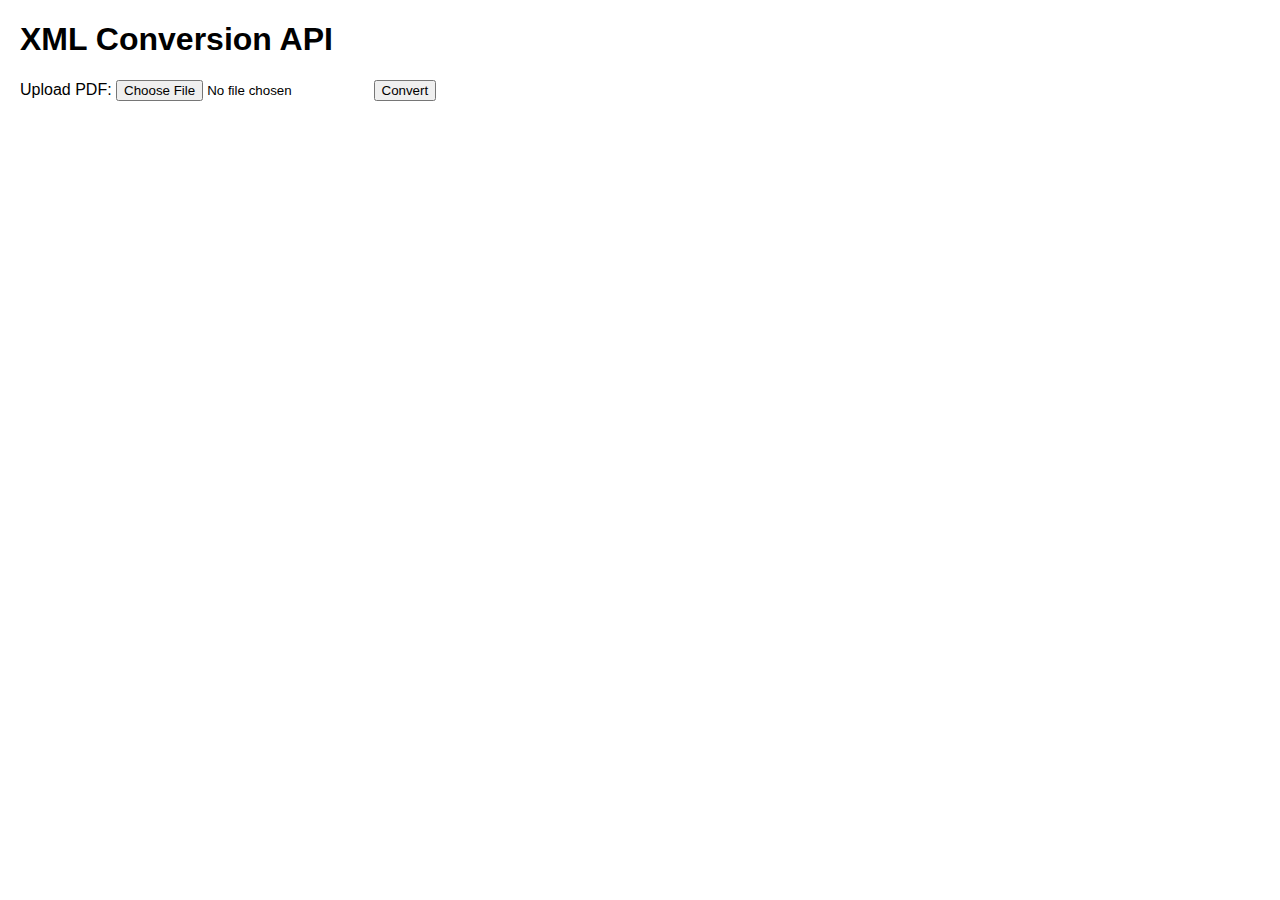
<file: validation.html>
<!DOCTYPE html>
<html lang="en">
<head>
    <meta charset="UTF-8">
    <meta name="viewport" content="width=device-width, initial-scale=1.0">
    <title>XML Conversion API</title>
    <style>
        body {
            font-family: Arial, sans-serif;
            margin: 20px;
        }
        #result {
            margin-top: 20px;
            padding: 10px;
            border: 1px solid #ccc;
            display: none;
        }
        #result.success {
            border-color: green;
        }
        #result.error {
            border-color: red;
        }
        .loading {
            display: none;
        }
    </style>
</head>
<body>
    <h1>XML Conversion API</h1>
    <form id="uploadForm">
        <label for="pdfFile">Upload PDF:</label>
        <input type="file" id="pdfFile" name="file" accept=".pdf" required>
        <button type="submit">Convert</button>
    </form>

    <div id="loading" class="loading">Processing...</div>
    <div id="result"></div>

    <script>
        const API_ENDPOINT = 'https://emailresponse3.ew.r.appspot.com/xml-convertion/';

        document.getElementById('uploadForm').addEventListener('submit', async function(event) {
            event.preventDefault(); // Prevent the default form submission
            
            const pdfFile = document.getElementById('pdfFile').files[0];
            const resultDiv = document.getElementById('result');
            const loadingDiv = document.getElementById('loading');

            if (!pdfFile) {
                resultDiv.textContent = 'Please select a PDF file.';
                resultDiv.className = 'error';
                resultDiv.style.display = 'block';
                return;
            }

            // Show loading indicator
            loadingDiv.style.display = 'block';
            resultDiv.style.display = 'none';

            const formData = new FormData();
            formData.append('file', pdfFile);

            try {
                const response = await fetch(API_ENDPOINT, {
                    method: 'POST',
                    body: formData
                });

                const result = await response.json();

                if (response.ok) {
                    resultDiv.textContent = result.is_xml 
                        ? 'XML found in the PDF!' 
                        : 'XML generated successfully!';
                    if (result.xml_content) {
                        const xmlPre = document.createElement('pre');
                        xmlPre.textContent = result.xml_content;
                        resultDiv.appendChild(xmlPre);
                    }
                    resultDiv.className = 'success';
                } else {
                    throw new Error(result.detail || 'An error occurred while processing the file.');
                }
            } catch (error) {
                resultDiv.textContent = `Error: ${error.message}`;
                resultDiv.className = 'error';
            } finally {
                // Hide loading indicator
                loadingDiv.style.display = 'none';
                resultDiv.style.display = 'block';
            }
        });
    </script>
</body>
</html>
</file>
